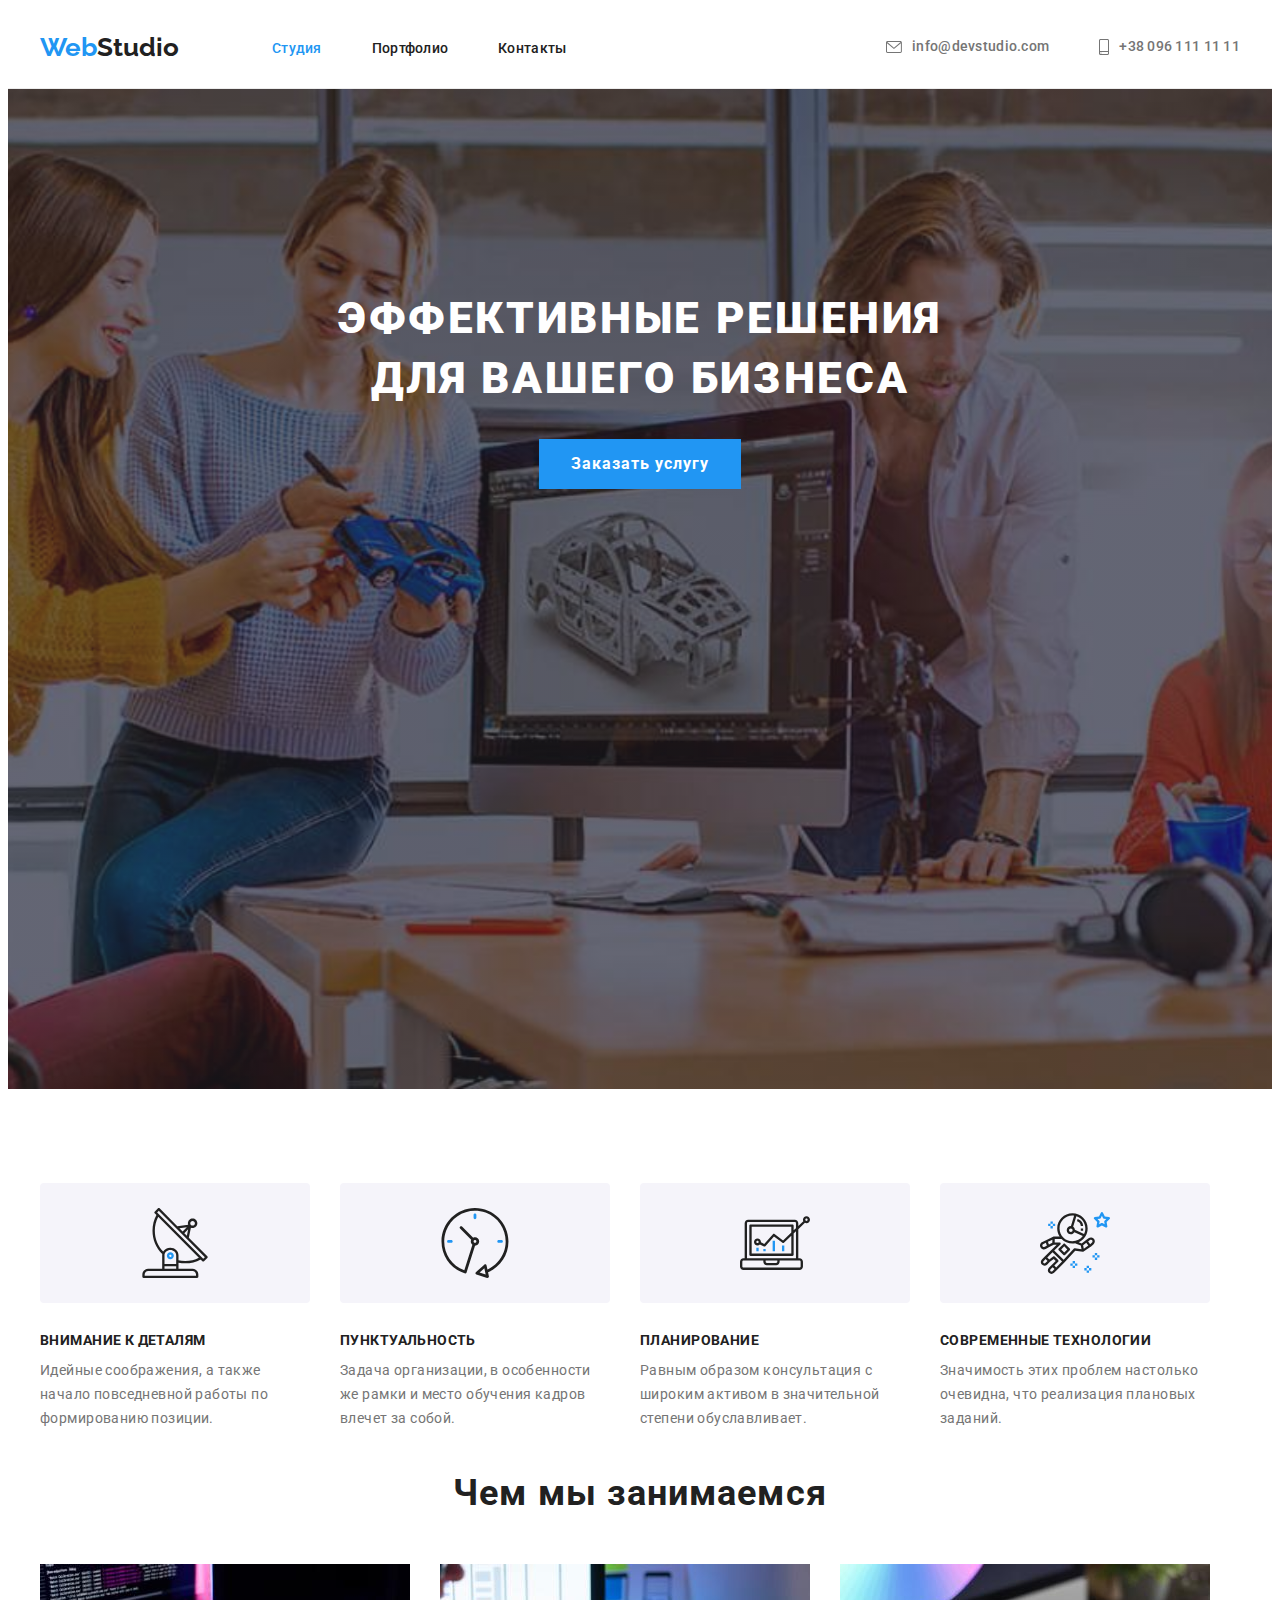
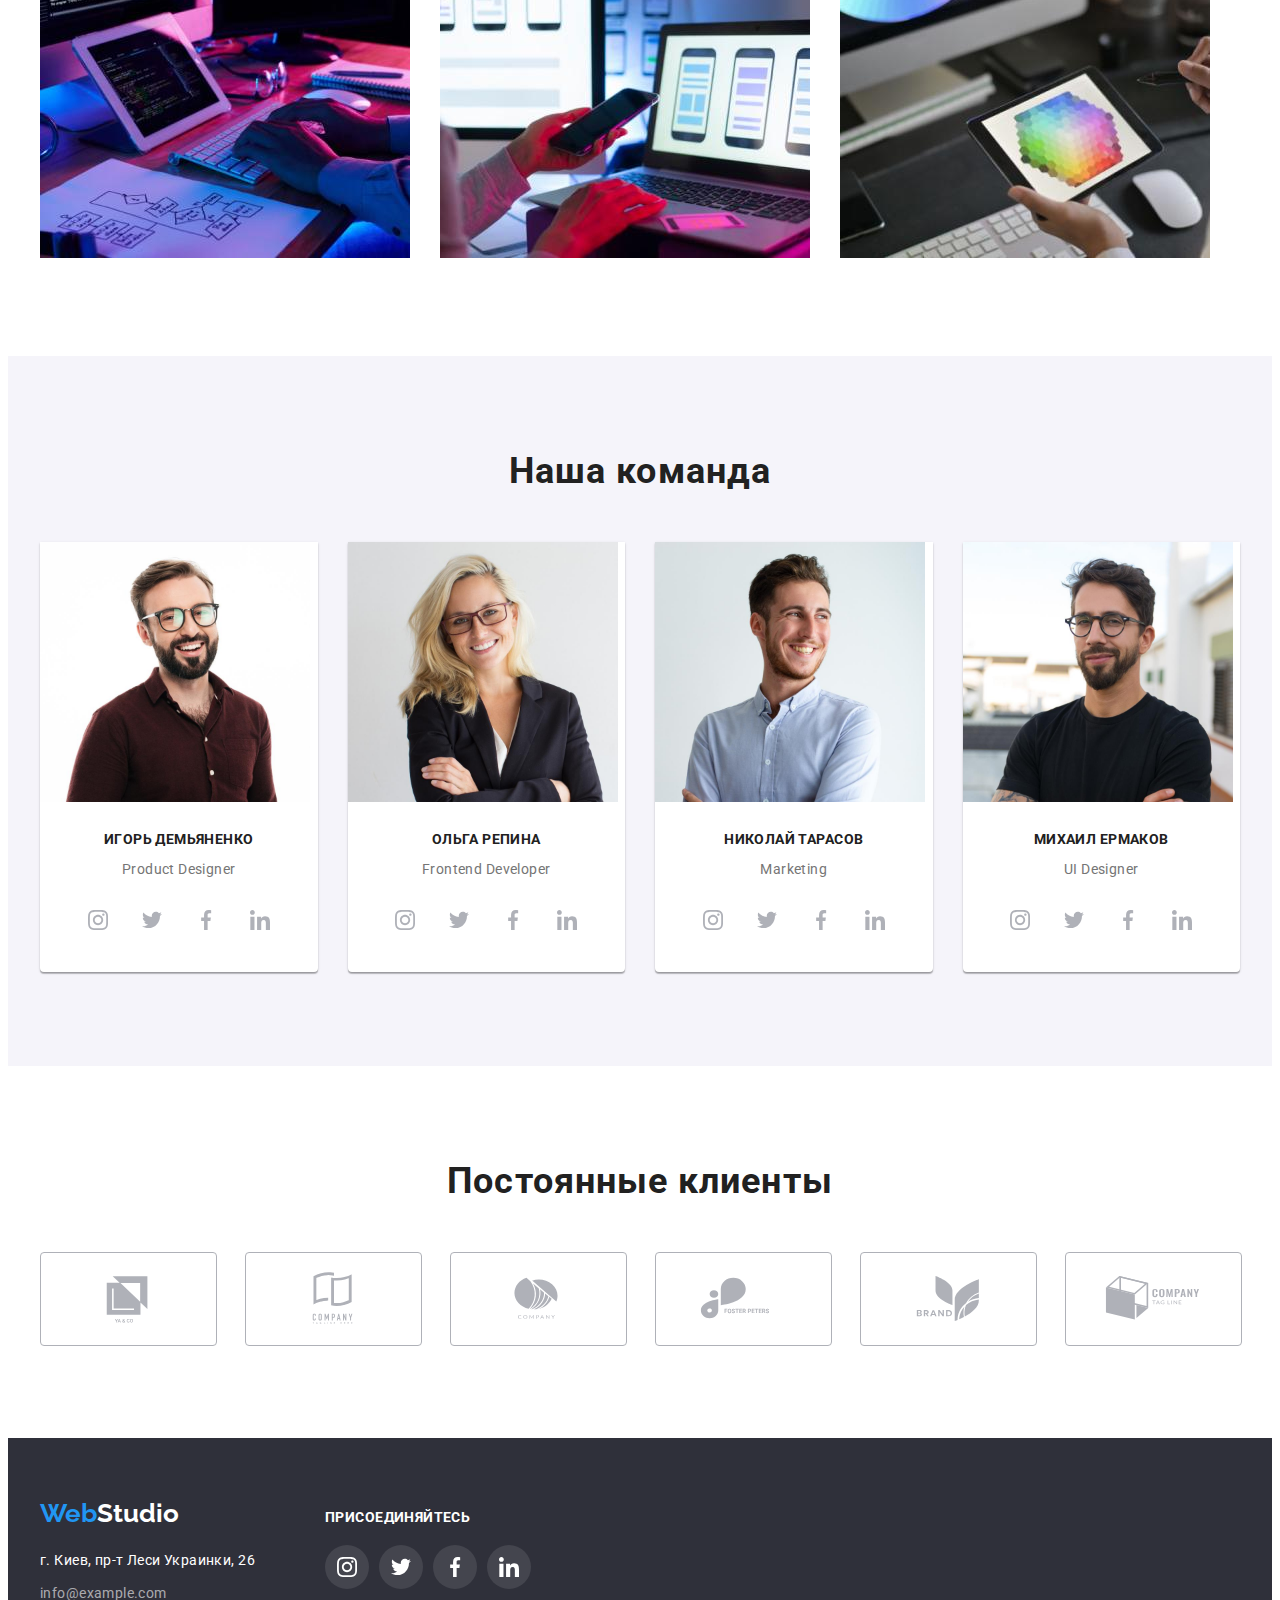
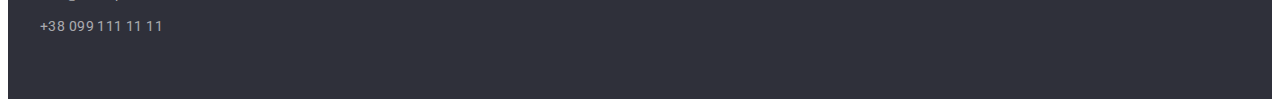
<file: index.html>
<!DOCTYPE html>
<html lang="ru">
<head>
    <link rel="stylesheet" href="https://cdnjs.cloudflare.com/ajax/libs/modern-normalize/1.1.0/modern-normalize.min.css"
        integrity="sha512-wpPYUAdjBVSE4KJnH1VR1HeZfpl1ub8YT/NKx4PuQ5NmX2tKuGu6U/JRp5y+Y8XG2tV+wKQpNHVUX03MfMFn9Q=="
        crossorigin="anonymous" referrerpolicy="no-referrer" />
    <meta charset="UTF-8">
    <meta http-equiv="X-UA-Compatible" content="IE=edge">
    <meta name="viewport" content="width=device-width, initial-scale=1.0">
    <title>webstudio</title>
    <link rel="preconnect" href="https://fonts.googleapis.com">
    <link rel="preconnect" href="https://fonts.gstatic.com" crossorigin>
    <link href="https://fonts.googleapis.com/css2?family=Raleway:wght@700&family=Roboto:wght@400;500;700;900&display=swap"
        rel="stylesheet">
    
    <link rel="stylesheet" href="./css/styles.css">
</head>
<body>
    <header class="header line-bottom">
        <div class="container header-container">
        <nav class="header-nav">
            <a class="header-logo link" href="./index.html"><span class="web">Web</span><span class="studio">Studio</span></a>
        <ul class="list menu-list"> 
            <li class="menu-item">
                <a class="menu-studio link current" href="./index.html">Студия</a></li>
            <li class="menu-item">
                <a class="menu-link link" href="./portfolio.html">Портфолио</a></li>
            <li class="menu-item">
                <a class="menu-link link" href="">Контакты</a></li>
         </ul>
        </nav>
        <ul class="header-link list">  
            <li class="link-item list"><a class="header-mail link" href="mailto:info@devstudio.com">
               <svg class="mail-icon"
               width="16" height="12">
               <use href="./img/sprite.svg#icon-envelope"></use></svg> info@devstudio.com</a></li>
            <li class="link-item list"><a class="header-tel link" href="tel:+380961111111">
               <svg class="tel-icon"
               width="10" height="16">
               <use href="./img/sprite.svg#icon-smartphone"></use></svg> +38 096 111 11 11</a></li>
        </ul>
        
        </div>
        </header>
    <main>
        <!--герой-->
        <section class="hero-section overlay">
                <h1 class="hero-title hero-title-section"> Эффективные решения для вашего бизнеса</h1>
                <button class="hero-btn" type="button">Заказать услугу</button>

        </section>
        <!--вним к дет-->
        <section class="section-a">
            <div class="container">
            
            <ul class="list advantages-list">
            

                <li class="advantages-item advantages-item-size">
                    <div class="advantages-rect">
                        <svg width="70" height="70">
                            <use href="./img/sprite.svg#icon-antenna"></use>
                        </svg>
                    </div>
                    <h3 class="title-third">Внимание к деталям</h3>
                    <p class="text" >Идейные соображения, а также начало повседневной работы по формированию позиции.</p>
                </li>
                <li class="advantages-item advantages-item-size">
                    <div class="advantages-rect">
                        <svg width="70" height="70">
                            <use href="./img/sprite.svg#icon-clock"></use>
                        </svg>
                    </div>
                    <h3 class="title-third">Пунктуальность</h3>
                    <p class="text">Задача организации, в особенности же рамки и место обучения кадров влечет за собой.</p>
                </li>
                <li class="advantages-item advantages-item-size">
                    <div class="advantages-rect">
                        <svg width="70" height="70">
                            <use href="./img/sprite.svg#icon-diagram"></use>
                        </svg>
                    </div>
                    <h3 class="title-third">Планирование</h3>
                    <p class="text">Равным образом консультация с широким активом в значительной степени обуславливает.</p>
                </li>
                <li class="advantages-item advantages-item-size"><div class="advantages-rect">
                    <svg width="70" height="70">
                        <use href="./img/sprite.svg#icon-astronaut"></use>
                    </svg>
                </div>

                    <h3 class="title-third">Современные технологии</h3>
                    <p class="text">Значимость этих проблем настолько очевидна, что реализация плановых заданий.</p>
                </li>
            </ul>
            </div>
        </section>
        <!--чем мы занимаемся-->
        <section class="section-b">
            
            
            <div class="container">
                <h2 class="title-second title-activity">Чем мы занимаемся</h2>
            <ul class="list activity-list">
                <li class="activity-item">
                    <img src="./img/img1.jpg"
                    alt="человек работает за компьютером и планшетом"
                    width="370" height="294">
                </li>
                <li class="activity-item">
                    <img src="./img/img2.jpg"
                   alt="человек работает за компьютером и телефоном"
                    width="370" height="294">
                </li>
                <li class="activity-item">
                    <img src="./img/img3.jpg"
                    alt="человек работает за планшетом"
                    width="370" height="294">
                </li>
            </div>
            </ul>
         </section>
         <section class="section-c">
            <div class="container">
             <h2 class="title-second team-title">Наша команда</h2>
             <ul class="list team-list">
                 <li class="team-item">
                     <img class="img-team" src="./img/team1.jpg"
                     alt="член команды Игорь"
                     width="270"
                     height="260">
                     <div class="team-item-description">
                     <h3 class="title-third">Игорь Демьяненко</h3>
                     <p class="text"lang="en">Product Designer</p>
                     
                    

                    <ul class="team-social list social-list">
                        <li class="social-item">
                            <a href="" class="social-link">
                                <svg 
                                    class="social-icon"
                                    width="20"
                                    height="20">
                                    <use
                                    href="./img/sprite.svg#icon-instagram">
                                    </use>
                                </svg>
                            </a>
                        </li>

                        <li class="social-item">
                            <a href="" class="social-link">
                                <svg class="social-icon" width="20" height="20">
                                    <use href="./img/sprite.svg#icon-twitter">
                                    </use>
                                </svg>
                            </a>
                        </li>

                        <li class="social-item">
                            <a href="" class="social-link">
                                <svg class="social-icon" width="20" height="20">
                                    <use href="./img/sprite.svg#icon-facebook">
                                    </use>
                                </svg>
                            </a>
                        </li>

                        <li class="social-item">
                            <a href="" class="social-link">
                                <svg class="social-icon" width="20" height="20">
                                    <use href="./img/sprite.svg#icon-linkedin">
                                    </use>
                                </svg>
                            </a>
                        </li>


                    </ul>
                  </div>
                </li>
                    <li class="team-item">
                        <img class="img-team" src="./img/team2.jpg"
                        alt="член команды Ольга"
                        width="270"
                        height="260">
                        <div class="team-item-description">
                        <h3 class="title-third">Ольга Репина</h3>
                        <p class="text"lang="en">Frontend Developer</p>
                        


                    <ul class="team-social list social-list">
                        <li class="social-item">
                            <a href="" class="social-link">
                                <svg class="social-icon" width="20" height="20">
                                    <use href="./img/sprite.svg#icon-instagram">
                                    </use>
                                </svg>
                            </a>
                        </li>
                    
                        <li class="social-item">
                            <a href="" class="social-link">
                                <svg class="social-icon" width="20" height="20">
                                    <use href="./img/sprite.svg#icon-twitter">
                                    </use>
                                </svg>
                            </a>
                        </li>
                    
                        <li class="social-item">
                            <a href="" class="social-link">
                                <svg class="social-icon" width="20" height="20">
                                    <use href="./img/sprite.svg#icon-facebook">
                                    </use>
                                </svg>
                            </a>
                        </li>
                    
                        <li class="social-item">
                            <a href="" class="social-link">
                                <svg class="social-icon" width="20" height="20">
                                    <use href="./img/sprite.svg#icon-linkedin">
                                    </use>
                                </svg>
                            </a>
                        </li>
                    
                    
                    </ul>
                    </div>
                    </li>



                    <li class="team-item">
                        <img class="img-team" src="./img/team3.jpg"
                        alt="член команды Николай"
                        width="270"
                        height="260">
                        <div class="team-item-description">
                        <h3 class="title-third">Николай Тарасов</h3>
                        <p class="text"lang="en">Marketing</p>
                        
                        <ul class="team-social list social-list">
                            <li class="social-item">
                                <a href="" class="social-link">
                                    <svg class="social-icon" width="20" height="20">
                                        <use href="./img/sprite.svg#icon-instagram">
                                        </use>
                                    </svg>
                                </a>
                            </li>
                        
                            <li class="social-item">
                                <a href="" class="social-link">
                                    <svg class="social-icon" width="20" height="20">
                                        <use href="./img/sprite.svg#icon-twitter">
                                        </use>
                                    </svg>
                                </a>
                            </li>
                        
                            <li class="social-item">
                                <a href="" class="social-link">
                                    <svg class="social-icon" width="20" height="20">
                                        <use href="./img/sprite.svg#icon-facebook">
                                        </use>
                                    </svg>
                                </a>
                            </li>
                        
                            <li class="social-item">
                                <a href="" class="social-link">
                                    <svg class="social-icon" width="20" height="20">
                                        <use href="./img/sprite.svg#icon-linkedin">
                                        </use>
                                    </svg>
                                </a>
                            </li>
                        
                        
                        </ul>
                        </div>
                        </li>

                    <li class="team-item">
                        <img class="img-team" src="./img/team4.jpg"
                        alt="член команды Михаил"
                        width="270"
                        height="260">
                        <div class="team-item-description">
                        <h3 class="title-third">Михаил Ермаков</h3>
                        <p class="text"lang="en">UI Designer</p>
                        
                        <ul class="team-social list social-list">
                        <li class="social-item">
                            <a href="" class="social-link">
                                <svg 
                                    class="social-icon"
                                    width="20"
                                    height="20">
                                    <use
                                    href="./img/sprite.svg#icon-instagram">
                                    </use>
                                </svg>
                            </a>
                        </li>

                        <li class="social-item">
                            <a href="" class="social-link">
                                <svg class="social-icon" width="20" height="20">
                                    <use href="./img/sprite.svg#icon-twitter">
                                    </use>
                                </svg>
                            </a>
                        </li>

                        <li class="social-item">
                            <a href="" class="social-link">
                                <svg class="social-icon" width="20" height="20">
                                    <use href="./img/sprite.svg#icon-facebook">
                                    </use>
                                </svg>
                            </a>
                        </li>

                        <li class="social-item">
                            <a href="" class="social-link">
                                <svg class="social-icon" width="20" height="20">
                                    <use href="./img/sprite.svg#icon-linkedin">
                                    </use>
                                </svg>
                            </a>
                        </li>


                    </ul>
                  </div>
                </li>
                </ul>
            </div>
             </section>
             <section class="section-a">
                 <div class="container">
                     <h2 class="title-second clients-title">Постоянные клиенты</h2>
                     <ul class="clients-list list">
                         <li class="client-item">
                             <a href="" class="client-link">
                                 <svg class="client-icon"
                                 width="106" height="60">
                                <use href="./img/sprite.svg#icon-logo-a"></use>
                            </svg>
                             </a>
                         </li>
                         
                        <li class="client-item">
                            <a href="" class="client-link">
                                <svg class="client-icon" width="106" height="60">
                                    <use href="./img/sprite.svg#icon-logo-b"></use>
                                </svg>
                            </a>
                        </li>

                        <li class="client-item">
                            <a href="" class="client-link">
                                <svg class="client-icon" width="106" height="60">
                                    <use href="./img/sprite.svg#icon-logo-c"></use>
                                </svg>
                            </a>
                        </li>

                        <li class="client-item">
                            <a href="" class="client-link">
                                <svg class="client-icon" width="106" height="60">
                                    <use href="./img/sprite.svg#icon-logo-d"></use>
                                </svg>
                            </a>
                        </li>

                        <li class="client-item">
                            <a href="" class="client-link">
                                <svg class="client-icon" width="106" height="60">
                                    <use href="./img/sprite.svg#icon-logo-e"></use>
                                </svg>
                            </a>
                        </li>

                        <li class="client-item">
                            <a href="" class="client-link">
                                <svg class="client-icon" width="106" height="60">
                                    <use href="./img/sprite.svg#icon-logo-f"></use>
                                </svg>
                            </a>
                        </li>
                     </ul>
                 </div>
             </section>
    </main>
    <footer class="footer section-d">
        <div class="container social-container">
            <div>
                <a class="header-logo link header-logo-footer" href="index.html"><span class="web">Web</span><span class="studio-footer">Studio</span></a>
                <address class="adress">
            
            
        <ul class="list">
            <li class="footer-list">
                <a class="adress-item link" href="https://goo.gl/maps/kq9auFb1nywUbXFQ6"
                target="_blank"
                rel="noopener noreferrer"
                >г. Киев, пр-т Леси Украинки, 26</a>
            </li>
            <li class="footer-list">
                <a class="footer-mail link" href="mailto:info@example.com">info@example.com</a>
            </li>
            <li class="footer-list-bottom">
                <a class="footer-tel link" href="tel:+380991111111">+38 099 111 11 11</a>
            </li>
        </ul>
        </address>
        </div>
        

        <div class="footer-join">
            <p class="join">присоединяйтесь</p>
            <ul class="social-list list">
                <li class="footer-social-item">
                    <a href="" class="footer-social-link">
                        <svg class="footer-social-icon" width="20" height="20">
                            <use href="./img/sprite.svg#icon-instagram"></use>
                        </svg>
                    </a>
                </li>

                <li class="footer-social-item">
                    <a href="" class="footer-social-link">
                        <svg class="footer-social-icon" width="20" height="20">
                            <use href="./img/sprite.svg#icon-twitter"></use>
                        </svg>
                    </a>
                </li>

                <li class="footer-social-item">
                    <a href="" class="footer-social-link">
                        <svg class="footer-social-icon" width="20" height="20">
                            <use href="./img/sprite.svg#icon-facebook"></use>
                        </svg>
                    </a>
                </li>

                <li class="footer-social-item">
                    <a href="" class="footer-social-link">
                        <svg class="footer-social-icon" width="20" height="20">
                            <use href="./img/sprite.svg#icon-linkedin"></use>
                        </svg>
                    </a>
                </li>    
            </ul>
        </div>

 </div>
    </footer>
</body>
</html>
</file>
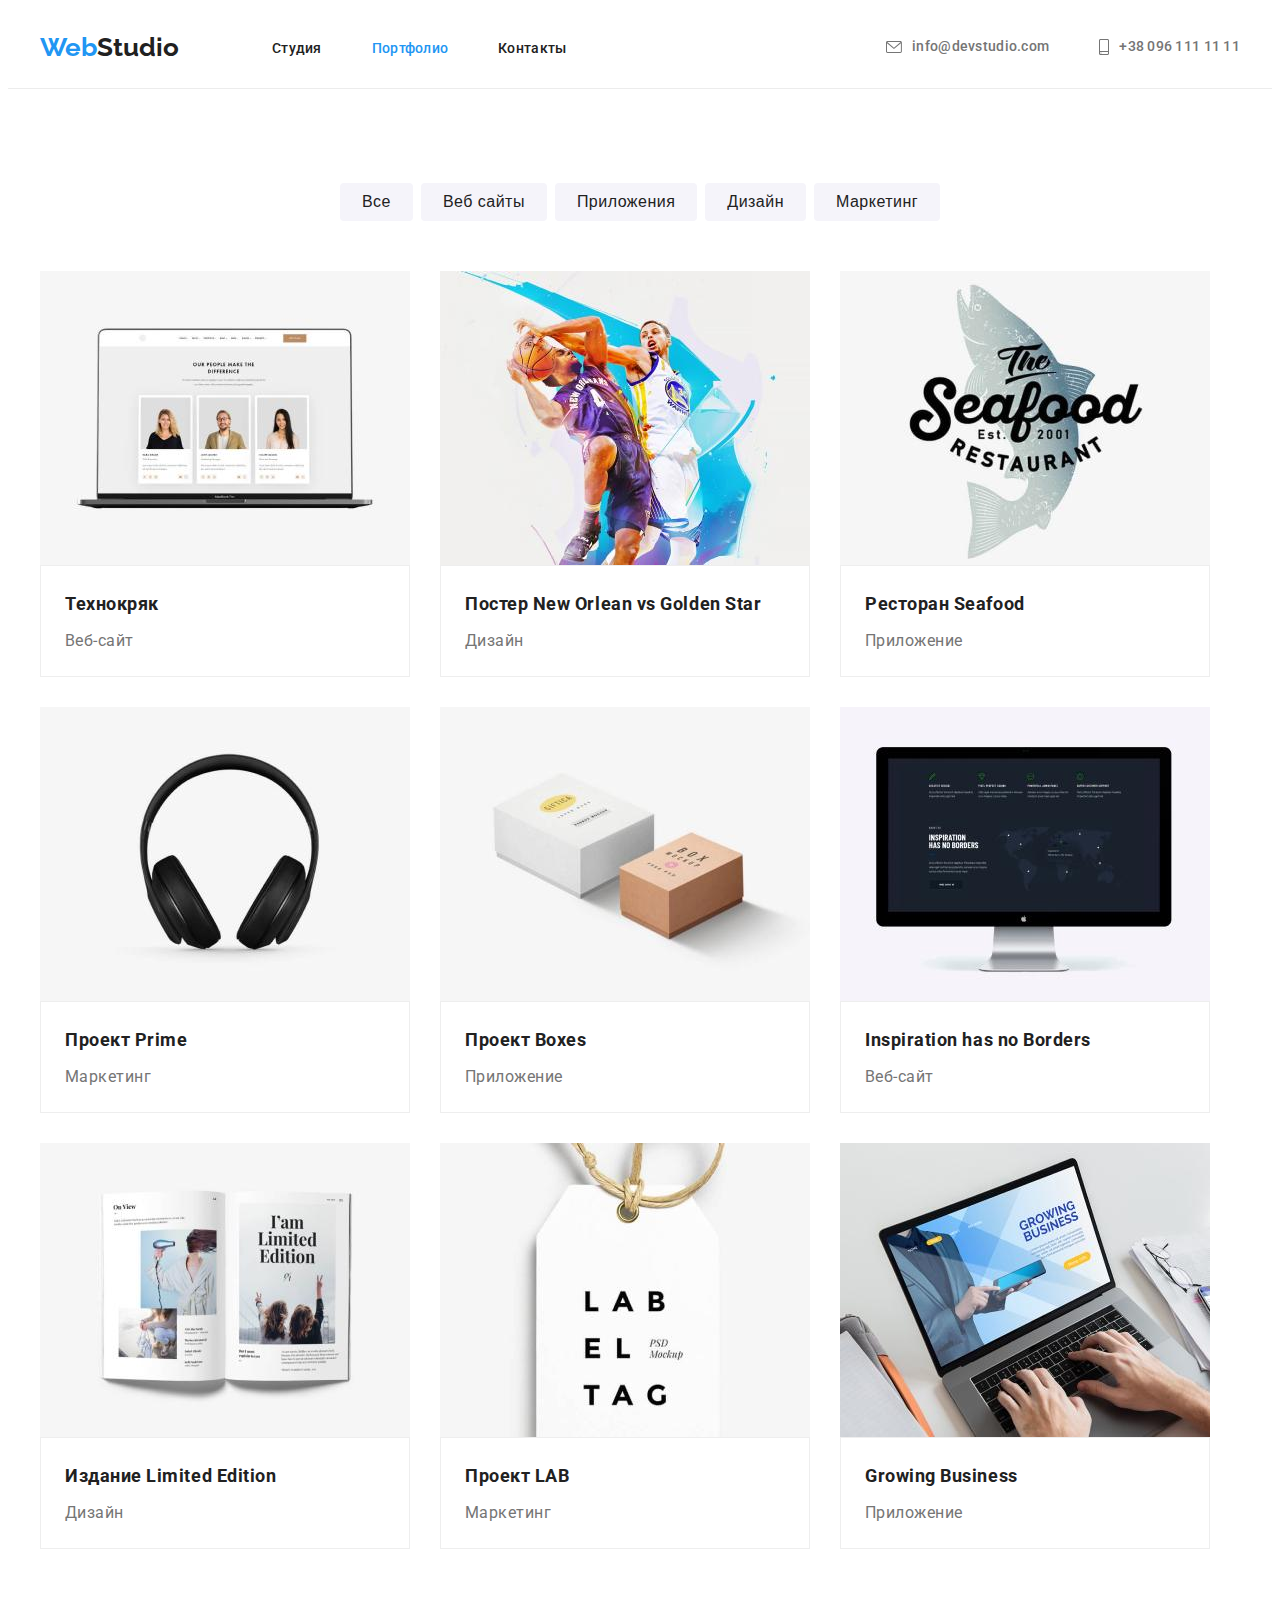
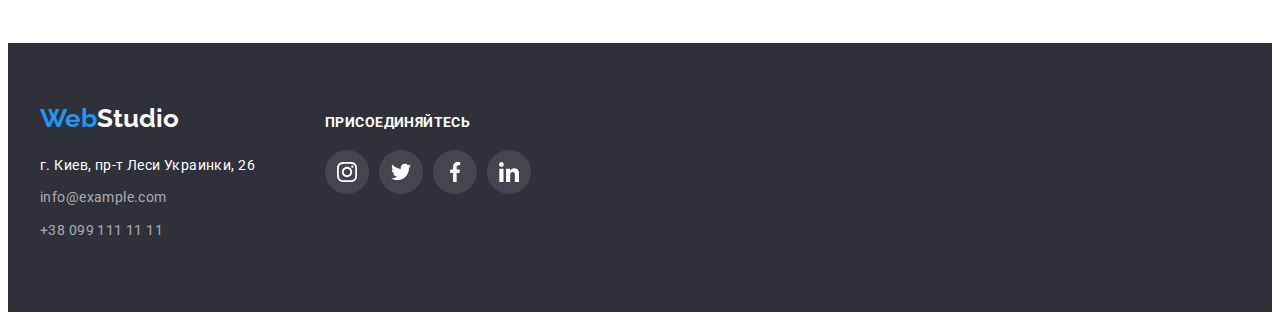
<file: portfolio.html>
<!DOCTYPE html>
<html lang="ru">

<head>
    <link rel="stylesheet" href="https://cdnjs.cloudflare.com/ajax/libs/modern-normalize/1.1.0/modern-normalize.min.css"
        integrity="sha512-wpPYUAdjBVSE4KJnH1VR1HeZfpl1ub8YT/NKx4PuQ5NmX2tKuGu6U/JRp5y+Y8XG2tV+wKQpNHVUX03MfMFn9Q=="
        crossorigin="anonymous" referrerpolicy="no-referrer" />
    <meta charset="UTF-8">
    <meta http-equiv="X-UA-Compatible" content="IE=edge">
    <meta name="viewport" content="width=device-width, initial-scale=1.0">
    <title>portfolio</title>
    <link rel="preconnect" href="https://fonts.googleapis.com">
    <link rel="preconnect" href="https://fonts.gstatic.com" crossorigin>
    <link
        href="https://fonts.googleapis.com/css2?family=Raleway:wght@700&family=Roboto:wght@400;500;700;900&display=swap"
        rel="stylesheet">

    <link rel="stylesheet" href="./css/styles.css">
</head>

<body>
    <header class="header line-bottom">
        <div class="container header-container">
        <nav class="header-nav">
            <a class="header-logo link" href="./index.html"><span class="web">Web</span><span
                    class="studio">Studio</span></a>
            <ul class="list menu-list">
                <li class="menu-item"><a class="menu-link link" href="./index.html">Студия</a></li>
                <li class="menu-item"><a class="menu-portfolio link current" href="./portfolio.html">Портфолио</a></li>
                <li class="menu-item"><a class="menu-link link" href="">Контакты</a></li>
            </ul>
        </nav>
        <ul class="header-link list">
            <li class="link-item list"><a class="header-mail link" href="mailto:info@devstudio.com">
                    <svg class="mail-icon" width="16" height="12">
                        <use href="./img/sprite.svg#icon-envelope"></use>
                    </svg> info@devstudio.com</a></li>
            <li class="link-item list"><a class="header-tel link" href="tel:+380961111111">
                    <svg class="tel-icon" width="10" height="16">
                        <use href="./img/sprite.svg#icon-smartphone"></use>
                    </svg> +38 096 111 11 11</a></li>
        </ul>
        </div>
    </header>
    <main>
        <section class="section-b">
        <div class="container">
        <ul class="list button-list">
        
            <li class="button-item">
                <button class="portfolio-btn" type="button">Все</button>
            </li>

            <li class="button-item">
                <button class="portfolio-btn" type="button">Веб сайты</button>
            </li>

            <li class="button-item">
                <button class="portfolio-btn" type="button">Приложения</button>
            </li>

            <li class="button-item">
                <button class="portfolio-btn"type="button">Дизайн</button>
            </li>

            <li>
                <button class="portfolio-btn" type="button">Маркетинг</button>
            </li>
        
        </ul>
        
    
        

        <ul class="list cards-list">
            <li class="cards-item">
                <a href="" class="card-link">
                <img class="img-card" src="./img/proj1.jpg" alt="Фото наших основных сотрудников"
                width="370"
                height="294">
                <div class="text-notice">
                    <h3 class="title-portfolio">Технокряк</h3>
                    <p class="text-portfolio">Веб-сайт</p>
                </div>
                </a>
            </li>

            <li class="cards-item">
                <a href="" class="card-link">
                <img class="img-card" src="./img/proj2.jpg" alt="Два мужчины играют в баскетбол"
                width="370"
                height="294">
                <div class="text-notice">
                    <h3 class="title-portfolio">Постер <span lang="en">New Orlean vs Golden Star</span></h3>
                    <p class="text-portfolio">Дизайн</p>
                </div>
                </a>
            
            </li>

            <li class="cards-item">
                <a href="" class="card-link">
                <img class="img-card" src="./img/proj3.jpg" alt="Эмблема ресторана"
                width="370"
                height="294">
                <div  class="text-notice">
                    <h3 class="title-portfolio">Ресторан <span lang="en">Seafood</span></h3>
                    <p class="text-portfolio">Приложение</p>
                </div>
                </a>
            </li>

            <li class="cards-item">
                <a href="" class="card-link">
                <img class="img-card" src="./img/proj4.jpg" alt="Наушники"
                width="370"
                height="294">
                <div class="text-notice">
                    <h3 class="title-portfolio">Проект <span lang="en">Prime</span></h3>
                    <p class="text-portfolio">Маркетинг</p>
                </div>
                </a>
            </li>

            <li class="cards-item">
                <a href="" class="card-link">
                <img class="img-card" src="./img/proj5.jpg" alt="Две коробки"
                width="370"
                height="294">
                <div class="text-notice">
                    <h3 class="title-portfolio">Проект <span lang="en">Boxes</span></h3>
                    <p class="text-portfolio">Приложение</p>
                </div>
                </a>
            </li>

            <li class="cards-item">
                <a href="" class="card-link">
                <img class="img-card" src="./img/proj6.jpg" alt="Монитор"
                width="370"
                height="294">
                <div class="text-notice">
                    <h3 class="title-portfolio" lang="en">Inspiration has no Borders</h3>
                    <p class="text-portfolio">Веб-сайт</p>
                </div>
                </a>
            </li>

            <li class="cards-item">
                <a href="" class="card-link">
                <img class="img-card" src="./img/proj7.jpg" alt="Раскрытая книга"
                width="370"
                height="294">
                <div class="text-notice">
                    <h3 class="title-portfolio">Издание <span lang="en">Limited Edition</span></h3>
                    <p class="text-portfolio">Дизайн</p>
                </div>
                </a>
            </li>

            <li class="cards-item">
                <a href="" class="card-link">
                <img class="img-card" src="./img/proj8.jpg" alt="Карточка проекта"
                width="370"
                height="294">
                <div class="text-notice">
                    <h3 class="title-portfolio">Проект <span lang="en">LAB</span></h3>
                    <p class="text-portfolio">Маркетинг</p>
                </div>
                </a>
            </li>

            <li class="cards-item">
                <a href="" class="card-link">
                <img class="img-card" src="./img/proj9.jpg" alt="Человек работает за ноутбуком"
                width="370"
                height="294">
                <div class="text-notice">
                    <h3 class="title-portfolio" lang="en">Growing Business</h3>
                    <p class="text-portfolio">Приложение</p>
                </div>
                </a>
            </li>
        
        </ul>
        </div>
        
        </section>

        
    </main>
    

    <footer class="footer section-d">
        <div class="container social-container">
        <div>
        <a class="header-logo link header-logo-footer" href="index.html"><span class="web">Web</span><span
                class="studio-footer">Studio</span></a>
        <address class="adress">
            <ul class="list">
                <li class="footer-list">
                    <a class="adress-item link" href="https://goo.gl/maps/kq9auFb1nywUbXFQ6" target="_blank"
                        rel="noopener noreferrer">г. Киев, пр-т Леси Украинки, 26</a>
                </li>
                <li class="footer-list">
                    <a class="footer-mail link" href="mailto:info@example.com">info@example.com</a>
                </li>
                <li class="footer-list">
                    <a class="footer-tel link" href="tel:+380991111111">+38 099 111 11 11</a>
                </li>
            </ul>
        </address>
        </div>

        <div class="footer-join">
            <p class="join">присоединяйтесь</p>
            <ul class="social-list list">
                <li class="footer-social-item">
                    <a href="" class="footer-social-link">
                        <svg class="footer-social-icon" width="20" height="20">
                            <use href="./img/sprite.svg#icon-instagram"></use>
                        </svg>
                    </a>
                </li>
        
                <li class="footer-social-item">
                    <a href="" class="footer-social-link">
                        <svg class="footer-social-icon" width="20" height="20">
                            <use href="./img/sprite.svg#icon-twitter"></use>
                        </svg>
                    </a>
                </li>
        
                <li class="footer-social-item">
                    <a href="" class="footer-social-link">
                        <svg class="footer-social-icon" width="20" height="20">
                            <use href="./img/sprite.svg#icon-facebook"></use>
                        </svg>
                    </a>
                </li>
        
                <li class="footer-social-item">
                    <a href="" class="footer-social-link">
                        <svg class="footer-social-icon" width="20" height="20">
                            <use href="./img/sprite.svg#icon-linkedin"></use>
                        </svg>
                    </a>
                </li>
            </ul>
        </div>
        </div>


    </footer>
</body>
</html>
</file>
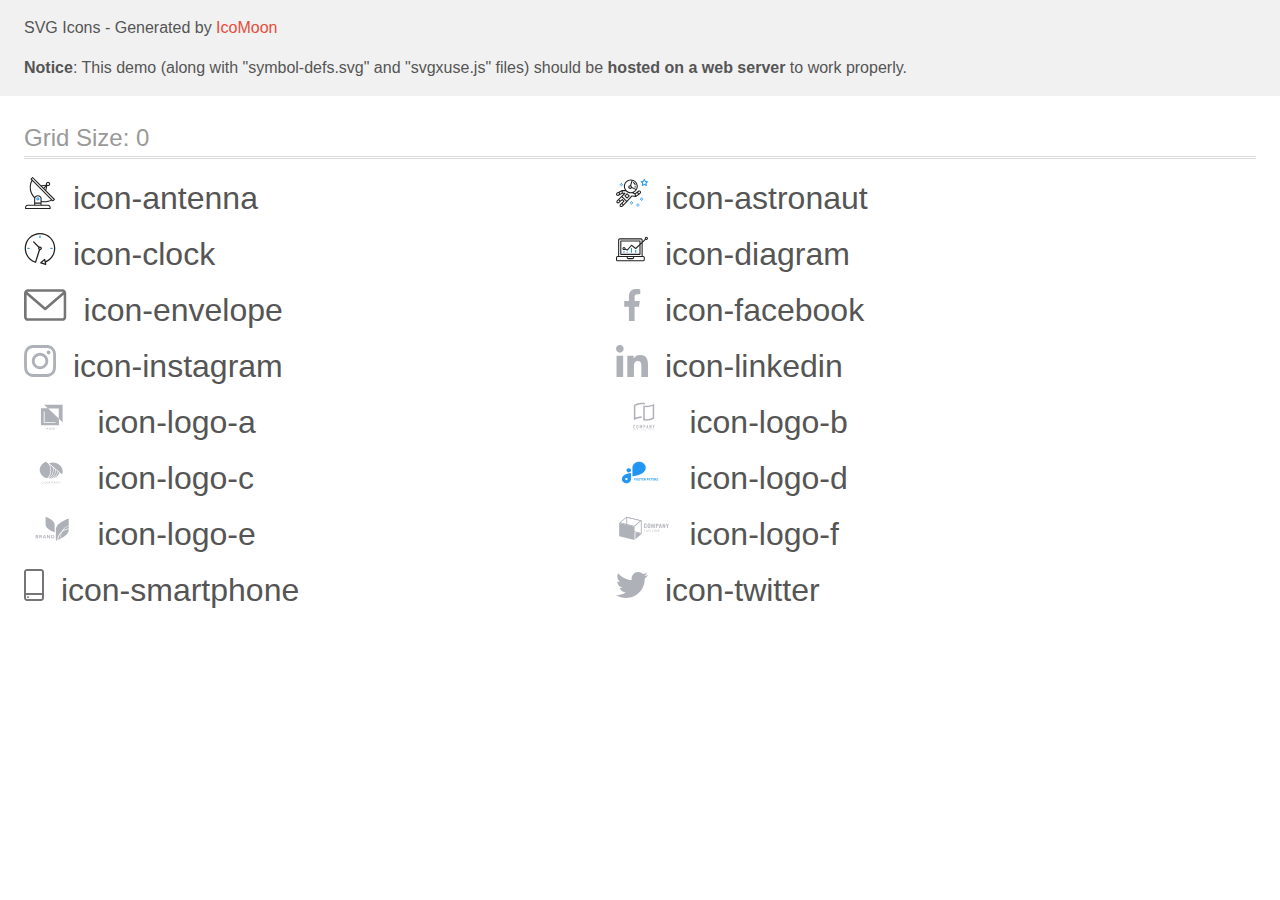
<file: img/icomoon/demo-external-svg.html>
<!doctype html>
<html>
<head>
    <title>IcoMoon - SVG Icons</title>
    <meta charset="utf-8">
    <meta name="viewport" content="width=device-width, initial-scale=1">
    <link rel="stylesheet" href="demo-files/demo.css">
    <link rel="stylesheet" href="style.css">
</head>
<body>
<header class="bgc1 clearfix">
<div class="mhl">
    <p>SVG Icons - Generated by <a href="https://icomoon.io/app">IcoMoon</a></p><p><strong>Notice</strong>: This demo (along with "symbol-defs.svg" and "svgxuse.js" files) should be <b>hosted on a web server</b> to work properly.</p>
</div>
</header>
    <div class="clearfix mhl ptl">
        <h1 class="mvm mtn fgc1">Grid Size: 0</h1>
        <div class="glyph fs1">
            <div class="clearfix pbs">
                <svg class="icon icon-antenna"><use xlink:href="symbol-defs.svg#icon-antenna"></use></svg><span class="name"> icon-antenna</span>
            </div>
        </div>
        <div class="glyph fs1">
            <div class="clearfix pbs">
                <svg class="icon icon-astronaut"><use xlink:href="symbol-defs.svg#icon-astronaut"></use></svg><span class="name"> icon-astronaut</span>
            </div>
        </div>
        <div class="glyph fs1">
            <div class="clearfix pbs">
                <svg class="icon icon-clock"><use xlink:href="symbol-defs.svg#icon-clock"></use></svg><span class="name"> icon-clock</span>
            </div>
        </div>
        <div class="glyph fs1">
            <div class="clearfix pbs">
                <svg class="icon icon-diagram"><use xlink:href="symbol-defs.svg#icon-diagram"></use></svg><span class="name"> icon-diagram</span>
            </div>
        </div>
        <div class="glyph fs1">
            <div class="clearfix pbs">
                <svg class="icon icon-envelope"><use xlink:href="symbol-defs.svg#icon-envelope"></use></svg><span class="name"> icon-envelope</span>
            </div>
        </div>
        <div class="glyph fs1">
            <div class="clearfix pbs">
                <svg class="icon icon-facebook"><use xlink:href="symbol-defs.svg#icon-facebook"></use></svg><span class="name"> icon-facebook</span>
            </div>
        </div>
        <div class="glyph fs1">
            <div class="clearfix pbs">
                <svg class="icon icon-instagram"><use xlink:href="symbol-defs.svg#icon-instagram"></use></svg><span class="name"> icon-instagram</span>
            </div>
        </div>
        <div class="glyph fs1">
            <div class="clearfix pbs">
                <svg class="icon icon-linkedin"><use xlink:href="symbol-defs.svg#icon-linkedin"></use></svg><span class="name"> icon-linkedin</span>
            </div>
        </div>
        <div class="glyph fs1">
            <div class="clearfix pbs">
                <svg class="icon icon-logo-a"><use xlink:href="symbol-defs.svg#icon-logo-a"></use></svg><span class="name"> icon-logo-a</span>
            </div>
        </div>
        <div class="glyph fs1">
            <div class="clearfix pbs">
                <svg class="icon icon-logo-b"><use xlink:href="symbol-defs.svg#icon-logo-b"></use></svg><span class="name"> icon-logo-b</span>
            </div>
        </div>
        <div class="glyph fs1">
            <div class="clearfix pbs">
                <svg class="icon icon-logo-c"><use xlink:href="symbol-defs.svg#icon-logo-c"></use></svg><span class="name"> icon-logo-c</span>
            </div>
        </div>
        <div class="glyph fs1">
            <div class="clearfix pbs">
                <svg class="icon icon-logo-d"><use xlink:href="symbol-defs.svg#icon-logo-d"></use></svg><span class="name"> icon-logo-d</span>
            </div>
        </div>
        <div class="glyph fs1">
            <div class="clearfix pbs">
                <svg class="icon icon-logo-e"><use xlink:href="symbol-defs.svg#icon-logo-e"></use></svg><span class="name"> icon-logo-e</span>
            </div>
        </div>
        <div class="glyph fs1">
            <div class="clearfix pbs">
                <svg class="icon icon-logo-f"><use xlink:href="symbol-defs.svg#icon-logo-f"></use></svg><span class="name"> icon-logo-f</span>
            </div>
        </div>
        <div class="glyph fs1">
            <div class="clearfix pbs">
                <svg class="icon icon-smartphone"><use xlink:href="symbol-defs.svg#icon-smartphone"></use></svg><span class="name"> icon-smartphone</span>
            </div>
        </div>
        <div class="glyph fs1">
            <div class="clearfix pbs">
                <svg class="icon icon-twitter"><use xlink:href="symbol-defs.svg#icon-twitter"></use></svg><span class="name"> icon-twitter</span>
            </div>
        </div>
  </div>
<script defer src="svgxuse.js"></script>
</body>
</html>
</file>
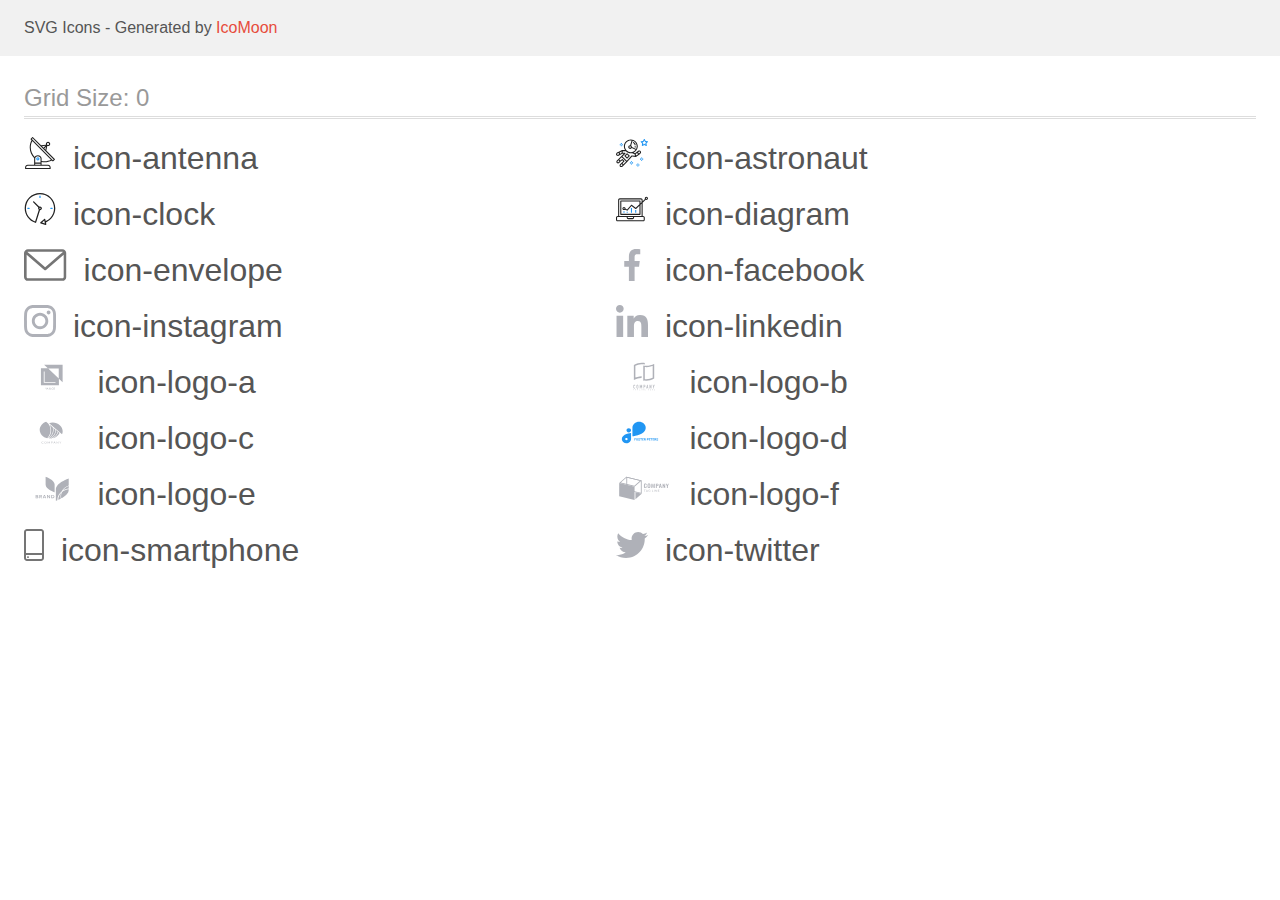
<file: img/icomoon/demo.html>
<!doctype html>
<html>
<head>
    <title>IcoMoon - SVG Icons</title>
    <meta charset="utf-8">
    <meta name="viewport" content="width=device-width, initial-scale=1">
    <link rel="stylesheet" href="demo-files/demo.css">
    <link rel="stylesheet" href="style.css">
</head>
<body>
<svg aria-hidden="true" style="position: absolute; width: 0; height: 0; overflow: hidden;" version="1.1" xmlns="http://www.w3.org/2000/svg" xmlns:xlink="http://www.w3.org/1999/xlink">
<defs>
<symbol id="icon-antenna" viewBox="0 0 32 32">
<path fill="#212121" style="fill: var(--color1, #212121)" d="M30.773 22.098l-8.443-8.505 0.937-4.616c0.225 0.090 0.485 0.144 0.758 0.146h0.007c0.008 0 0.017 0 0.026 0 1.192 0 2.159-0.967 2.159-2.159s-0.967-2.159-2.159-2.159c-1.192 0-2.159 0.967-2.159 2.159 0 0.259 0.046 0.508 0.13 0.739l-0.005-0.015-4.96 0.606-8.091-8.133c-0.096-0.098-0.229-0.159-0.376-0.16h-0c-0.14 0.001-0.274 0.057-0.373 0.155l-1.512 1.504c-0.096 0.097-0.156 0.23-0.156 0.377s0.060 0.281 0.156 0.377v0l0.814 0.825c-1.143 2.062-1.816 4.522-1.816 7.139 0 4.106 1.656 7.824 4.336 10.525l-0.001-0.001c0.043 0.041 0.092 0.074 0.146 0.097-0.032 0.164-0.051 0.353-0.052 0.546v6.188h-6.4c-1.472 0.001-2.666 1.194-2.667 2.666v1.067c0 0.295 0.239 0.534 0.534 0.534h24.534c0.294 0 0.533-0.239 0.533-0.534v-1.067c-0.002-1.472-1.195-2.665-2.666-2.666h-6.4v-2.742c1.003 0.21 2.024 0.317 3.049 0.32 2.58-0.003 5.005-0.663 7.117-1.822l-0.077 0.039 0.818 0.823c0.099 0.101 0.235 0.159 0.376 0.16 0.14-0.001 0.274-0.057 0.373-0.155l1.512-1.504c0.096-0.097 0.156-0.23 0.156-0.377s-0.060-0.281-0.156-0.377v0zM23.28 6.233c0.193-0.192 0.459-0.31 0.752-0.31 0.589 0 1.067 0.478 1.067 1.066s-0.477 1.066-1.067 1.066c-0 0-0 0-0 0h-0.004c-0.587-0.003-1.061-0.479-1.061-1.066 0-0.295 0.12-0.563 0.314-0.756l0-0h-0.002zM22.024 9.737l-0.598 2.946-1.175-1.183 1.774-1.763zM21.419 8.835l-1.92 1.909-1.486-1.493 3.406-0.416zM24.004 28.8c0.884 0 1.6 0.716 1.6 1.6v0 0.534h-23.466v-0.534c0-0.884 0.716-1.6 1.6-1.6v0h20.267zM16.538 26.666v1.067h-5.334v-1.067h5.334zM11.204 25.6v-4.053c0-1.294 1.196-2.346 2.667-2.346s2.667 1.053 2.667 2.346v4.053h-5.334zM17.604 23.904v-2.357c0-1.882-1.675-3.413-3.733-3.413-0.017-0-0.038-0-0.058-0-1.353 0-2.54 0.707-3.213 1.771l-0.009 0.016c-2.36-2.482-3.812-5.846-3.812-9.55 0-2.314 0.567-4.496 1.569-6.414l-0.036 0.077 18.602 18.709c-1.823 0.947-3.979 1.502-6.266 1.502-1.079 0-2.128-0.124-3.136-0.357l0.093 0.018zM28.893 23.22l-21.057-21.181 0.754-0.752 7.935 7.98c0.004 0 0.006 0.007 0.010 0.010l13.114 13.191-0.757 0.752z"></path>
<path fill="#2196f3" style="fill: var(--color2, #2196f3)" d="M13.876 20.267h-0.005c-0.001 0-0.002 0-0.002 0-0.884 0-1.6 0.716-1.6 1.6s0.715 1.599 1.597 1.6h0.005c0.001 0 0.001 0 0.002 0 0.884 0 1.6-0.716 1.6-1.6s-0.715-1.599-1.598-1.6h-0zM14.249 22.245c-0.096 0.096-0.229 0.155-0.376 0.155-0.295 0-0.534-0.239-0.534-0.534s0.238-0.533 0.532-0.533h0c0.293 0.001 0.531 0.239 0.531 0.533 0 0.148-0.060 0.282-0.157 0.378l-0 0h0.005z"></path>
</symbol>
<symbol id="icon-astronaut" viewBox="0 0 32 32">
<path fill="#2196f3" style="fill: var(--color2, #2196f3)" d="M31.974 4.524c-0.064-0.191-0.227-0.332-0.427-0.362l-0.003-0-1.911-0.278-0.855-1.731c-0.179-0.365-0.777-0.365-0.956 0l-0.855 1.731-1.911 0.278c-0.26 0.039-0.457 0.26-0.457 0.528 0 0.15 0.062 0.285 0.161 0.382l1.383 1.348-0.326 1.903c-0.034 0.2 0.048 0.402 0.212 0.522 0.166 0.12 0.383 0.135 0.562 0.040l1.709-0.899 1.709 0.899c0.072 0.038 0.157 0.061 0.247 0.061 0.295 0 0.534-0.239 0.534-0.534 0-0.031-0.003-0.062-0.008-0.092l0 0.003-0.326-1.903 1.383-1.348c0.099-0.097 0.161-0.233 0.161-0.382 0-0.059-0.009-0.115-0.027-0.168l0.001 0.004zM29.511 5.851c-0.126 0.122-0.183 0.299-0.153 0.472l0.191 1.114-1-0.526c-0.072-0.039-0.158-0.062-0.249-0.062s-0.177 0.023-0.252 0.063l0.003-0.001-1 0.526 0.191-1.114c0.005-0.027 0.008-0.059 0.008-0.091 0-0.149-0.061-0.285-0.16-0.381l-0-0-0.811-0.79 1.119-0.162c0.174-0.025 0.324-0.134 0.402-0.292l0.5-1.013 0.5 1.013c0.078 0.158 0.228 0.267 0.402 0.292l1.119 0.162-0.809 0.79zM26.134 20.522h-1.067v1.067h1.067v-1.067zM26.134 22.656h-1.067v1.066h1.067v-1.066zM27.2 21.589h-1.067v1.067h1.067v-1.067zM25.067 21.589h-1.067v1.067h1.067v-1.067zM22.4 26.389h-1.067v1.067h1.067v-1.067zM22.4 28.523h-1.067v1.067h1.067v-1.067zM23.467 27.456h-1.067v1.067h1.067v-1.067zM21.334 27.456h-1.067v1.067h1.067v-1.067zM16 24.256h-1.066v1.067h1.066v-1.067zM16 26.389h-1.066v1.067h1.066v-1.067zM17.067 25.322h-1.067v1.067h1.067v-1.067zM14.934 25.322h-1.067v1.067h1.067v-1.067zM5.867 6.122h-1.066v1.066h1.066v-1.066zM5.867 8.256h-1.066v1.066h1.066v-1.066zM6.933 7.189h-1.067v1.067h1.066v-1.067zM4.8 7.189h-1.067v1.067h1.067v-1.067z"></path>
<path fill="#212121" style="fill: var(--color1, #212121)" d="M24.715 14.16c-0.28-0.376-0.698-0.636-1.179-0.703l-0.009-0.001c-0.076-0.012-0.164-0.018-0.254-0.018-0.411 0-0.789 0.139-1.090 0.373l0.004-0.003-1.253 0.96-1.898 1.417-1.358-0.541c2.421-1.086 4.113-3.508 4.113-6.32 0-3.823-3.122-6.934-6.961-6.934s-6.961 3.11-6.961 6.934c0 1.386 0.415 2.674 1.12 3.759l-2.768-0.024c-0.009 0-0.016 0.005-0.023 0.005-0.057 0.003-0.11 0.014-0.159 0.033l0.004-0.001c-0.013 0.005-0.026 0.007-0.038 0.013-0.006 0.003-0.013 0.003-0.019 0.006l-3.233 1.596c-0 0-0.001 0-0.001 0.001l-1.893 0.91c-0.024 0.011-0.045 0.023-0.065 0.036l0.001-0.001c-0.482 0.324-0.795 0.867-0.795 1.483 0 0.297 0.073 0.577 0.201 0.823l-0.005-0.010c0.22 0.424 0.592 0.742 1.043 0.885l0.013 0.003c0.161 0.053 0.345 0.083 0.537 0.083 0.308 0 0.598-0.078 0.851-0.216l-0.009 0.005 1.388-0.738 2.264-1.169 1.357-0.008-5.442 5.415c0 0.001-0.001 0.001-0.001 0.001l-1.339 1.333c-0.303 0.299-0.491 0.714-0.491 1.173 0 0.002 0 0.003 0 0.005v-0c0.002 0.919 0.748 1.664 1.667 1.664 0.001 0 0.002 0 0.002 0h-0c0.428 0 0.854-0.162 1.18-0.485l1.314-1.309 1.741-1.3 0.901 0.897-3.102 3.088c-0.303 0.299-0.491 0.714-0.491 1.173 0 0.001 0 0.003 0 0.004v-0c0 0.445 0.174 0.864 0.49 1.179 0.302 0.3 0.717 0.485 1.176 0.485 0.001 0 0.002 0 0.003 0h-0c0.427 0 0.855-0.162 1.18-0.485l4.488-4.472c0.007-0.006 0.016-0.009 0.022-0.016l5.166-5.658 3.471 0.494c0.025 0.004 0.050 0.006 0.075 0.006 0.064 0 0.127-0.016 0.187-0.038 0.017-0.006 0.032-0.015 0.049-0.023 0.019-0.010 0.039-0.015 0.058-0.027l3.213-2.133c0.012-0.008 0.018-0.021 0.029-0.030 0.013-0.010 0.029-0.014 0.041-0.026l1.271-1.191c0.348-0.326 0.564-0.787 0.564-1.3 0-0.4-0.132-0.769-0.355-1.066l0.003 0.005zM2.13 17.77c-0.098 0.054-0.215 0.086-0.34 0.086-0.078 0-0.153-0.013-0.224-0.036l0.005 0.001c-0.294-0.093-0.504-0.364-0.504-0.683 0-0.235 0.114-0.444 0.289-0.575l0.002-0.001 1.314-0.632 0.316 0.924 0.133 0.389-0.992 0.527zM5.627 15.942l-1.548 0.8-0.255-0.746-0.184-0.537 2.027-1.001-0.040 1.484zM20.727 9.322c0 0.918-0.219 1.785-0.599 2.56l-4.181-1.899c-0.044-0.575-0.342-1.072-0.782-1.384l-0.006-0.004 1.464-4.861c2.377 0.757 4.104 2.975 4.104 5.588zM8.938 9.322c0-3.235 2.644-5.867 5.894-5.867 0.253 0 0.5 0.022 0.745 0.053l-1.432 4.753c-0.019 0-0.037-0.006-0.057-0.006-0 0-0.001 0-0.001 0-1.032 0-1.869 0.835-1.872 1.867v0c0.003 1.031 0.84 1.867 1.872 1.867 0 0 0 0 0.001 0h-0c0.695 0 1.295-0.383 1.618-0.944l3.863 1.755c-1.075 1.447-2.795 2.39-4.737 2.39-3.25 0-5.894-2.632-5.894-5.867zM14.895 10.122c0 0.441-0.362 0.8-0.806 0.8-0 0-0.001 0-0.001 0-0.443 0-0.802-0.358-0.804-0.8v-0c0-0.441 0.361-0.8 0.806-0.8s0.806 0.359 0.806 0.8zM2.464 25.146c-0.11 0.109-0.261 0.176-0.428 0.176s-0.317-0.067-0.427-0.175l0 0c-0.109-0.108-0.176-0.257-0.176-0.422s0.067-0.314 0.176-0.422l0-0 0.962-0.959 0.852 0.848-0.959 0.954zM5.678 28.88c-0.11 0.109-0.261 0.176-0.428 0.176s-0.317-0.067-0.427-0.175l0 0c-0.109-0.108-0.176-0.257-0.176-0.422s0.067-0.314 0.176-0.422l0-0 0.963-0.959 0.852 0.848-0.96 0.955zM9.16 25.411l-0.001 0.001-1.765 1.76-0.852-0.848 1.765-1.757c0.040-0.040 0.065-0.088 0.090-0.136 0.007-0.014 0.020-0.026 0.026-0.040 0.016-0.041 0.019-0.085 0.026-0.128 0.003-0.025 0.014-0.048 0.014-0.073 0-0.035-0.013-0.070-0.020-0.105-0.006-0.032-0.006-0.064-0.019-0.096-0.025-0.053-0.055-0.098-0.092-0.138l0 0c-0.010-0.012-0.014-0.026-0.025-0.038h-0.001s0-0.001-0.001-0.002l-1.607-1.6c-0.017-0.017-0.039-0.024-0.058-0.038-0.025-0.021-0.054-0.040-0.084-0.056l-0.003-0.001c-0.026-0.012-0.058-0.023-0.090-0.031l-0.003-0.001c-0.030-0.009-0.065-0.017-0.101-0.020l-0.002-0c-0.007-0-0.015-0-0.023-0-0.026 0-0.051 0.002-0.075 0.005l0.003-0c-0.036 0.005-0.069 0.009-0.104 0.021s-0.064 0.027-0.094 0.045c-0.020 0.011-0.043 0.015-0.061 0.029l-1.774 1.324-0.901-0.897 2.399-2.386 4.36 4.289-0.928 0.919zM15.979 18.394c-0.016-0.002-0.030 0.004-0.046 0.003-0.008-0-0.017-0.001-0.027-0.001-0.031 0-0.062 0.003-0.092 0.008l0.003-0c-0.070 0.011-0.132 0.035-0.187 0.070l0.002-0.001c-0.030 0.018-0.057 0.037-0.083 0.061-0.013 0.011-0.028 0.016-0.040 0.029l-4.698 5.146-4.328-4.256 2.833-2.818c0.096-0.097 0.156-0.23 0.156-0.377 0-0.295-0.239-0.534-0.534-0.534-0.001 0-0.001 0-0.002 0h0l-2.219 0.013 0.028-1.607 3.104 0.027c1.264 1.297 3.027 2.101 4.978 2.101 0.001 0 0.002 0 0.003 0h-0c0.438 0 0.864-0.046 1.28-0.122 0.040 0.032 0.080 0.064 0.129 0.085l2.41 0.96 0.152 0.758 0.178 0.886-3.003-0.427zM20.020 18.572l-0.313-1.558 1.446-1.080 0.946 1.257-2.080 1.381zM23.773 15.741l-0.837 0.785-0.931-1.236 0.831-0.637c0.155-0.119 0.351-0.168 0.543-0.143 0.193 0.027 0.364 0.128 0.48 0.284 0.088 0.117 0.141 0.265 0.141 0.426 0 0.206-0.087 0.391-0.226 0.521l-0 0z"></path>
<path fill="#212121" style="fill: var(--color1, #212121)" d="M13.602 18.544l-2.143-2.134c-0.096-0.096-0.229-0.155-0.376-0.155s-0.28 0.059-0.376 0.155l-2.143 2.133c-0.097 0.097-0.156 0.23-0.156 0.378s0.060 0.281 0.156 0.378l-0-0 2.142 2.134c0.096 0.096 0.229 0.156 0.376 0.156s0.28-0.059 0.376-0.156v0l2.143-2.134c0.097-0.097 0.157-0.23 0.157-0.378s-0.060-0.281-0.157-0.378l-0-0zM11.083 20.303l-1.387-1.381 1.386-1.381 1.387 1.381-1.387 1.381zM17.164 5.071l-0.258 1.036c0.071 0.018 1.738 0.452 1.738 2.149h1.067c0-2.017-1.666-2.965-2.547-3.184zM19.711 9.322h-1.067v1.066h1.067v-1.066z"></path>
</symbol>
<symbol id="icon-clock" viewBox="0 0 32 32">
<path fill="#212121" style="fill: var(--color1, #212121)" d="M31.296 15.301c-0.001-8.452-6.855-15.303-15.308-15.301s-15.303 6.855-15.301 15.308c0.002 6.788 4.422 12.543 10.541 14.545l0.108 0.031c0.061 0.019 0.123 0.029 0.187 0.029 0.12 0 0.238-0.032 0.342-0.094 0.135-0.080 0.236-0.207 0.283-0.357l3.865-12.25c1.054-0.004 1.906-0.859 1.906-1.913 0-1.056-0.856-1.913-1.913-1.913-0.303 0-0.59 0.071-0.845 0.196l0.011-0.005-5.106-5.107c-0.114-0.11-0.271-0.179-0.443-0.179-0.352 0-0.638 0.286-0.638 0.638 0 0.172 0.068 0.328 0.179 0.443l-0-0 5.103 5.109c-0.121 0.241-0.191 0.525-0.191 0.826 0 0.602 0.283 1.137 0.723 1.48l0.004 0.003-3.682 11.673c-7.278-2.681-11.004-10.754-8.324-18.032s10.754-11.004 18.032-8.323c7.278 2.681 11.004 10.754 8.323 18.032-1.345 3.581-4.003 6.406-7.374 7.938l-0.088 0.036-0.398-1.874c-0.063-0.291-0.318-0.506-0.624-0.506-0.164 0-0.313 0.062-0.426 0.163l0.001-0.001-3.837 3.426c-0.132 0.117-0.214 0.287-0.214 0.477 0 0.283 0.185 0.524 0.441 0.606l0.005 0.001 4.899 1.563c0.058 0.020 0.126 0.031 0.196 0.031 0.352 0 0.637-0.285 0.637-0.637 0-0.047-0.005-0.093-0.015-0.138l0.001 0.004-0.391-1.839c5.528-2.374 9.329-7.772 9.329-14.057 0-0.011 0-0.023-0-0.034v0.002zM15.992 14.664c0.352 0 0.638 0.286 0.638 0.638s-0.285 0.638-0.638 0.638v0c-0.352 0-0.638-0.286-0.638-0.638s0.286-0.638 0.638-0.638v0zM18.092 29.528l2.184-1.948 0.603 2.84-2.787-0.892z"></path>
<path fill="#2196f3" style="fill: var(--color2, #2196f3)" d="M15.354 3.185v1.275c0 0.352 0.286 0.638 0.638 0.638s0.638-0.285 0.638-0.638v0-1.275c0-0.352-0.285-0.638-0.638-0.638s-0.638 0.285-0.638 0.638v0zM3.876 14.664c-0.352 0-0.638 0.286-0.638 0.638s0.285 0.638 0.638 0.638h1.275c0.352 0 0.638-0.286 0.638-0.638s-0.285-0.638-0.638-0.638h-1.275zM28.108 15.939c0.352 0 0.638-0.286 0.638-0.638s-0.285-0.638-0.638-0.638h-1.275c-0.352 0-0.638 0.286-0.638 0.638s0.285 0.638 0.638 0.638h1.275z"></path>
</symbol>
<symbol id="icon-diagram" viewBox="0 0 32 32">
<path fill="#2196f3" style="fill: var(--color2, #2196f3)" d="M14.926 14.965h1.066v4.798h-1.066v-4.798zM19.19 17.097h1.066v2.665h-1.066v-2.665zM10.661 18.696h1.066v1.066h-1.066v-1.066zM7.463 18.163h1.066v1.599h-1.066v-1.599z"></path>
<path fill="#212121" style="fill: var(--color1, #212121)" d="M1.599 28.291h25.586c0 0 0 0 0 0 0.883 0 1.599-0.716 1.599-1.599v0-2.132c0-0.883-0.716-1.599-1.599-1.599v0h-0.533v-13.294l3.028-2.868c0.207 0.104 0.452 0.166 0.711 0.166 0.888 0 1.608-0.72 1.608-1.608s-0.72-1.608-1.608-1.608c-0.888 0-1.608 0.72-1.608 1.608 0 0.247 0.056 0.481 0.155 0.69l-0.004-0.010-2.281 2.162v-1.23c0-0.883-0.716-1.599-1.599-1.599v0h-21.323c-0.883 0-1.599 0.716-1.599 1.599v0 15.992h-0.533c-0.883 0-1.599 0.716-1.599 1.599v0 2.132c0 0.883 0.716 1.599 1.599 1.599v0zM30.384 4.837c0.294 0 0.533 0.239 0.533 0.533s-0.239 0.533-0.533 0.533v0c-0.294 0-0.533-0.239-0.533-0.533s0.239-0.533 0.533-0.533v0zM3.198 6.969c0-0.294 0.239-0.533 0.533-0.533h21.323c0.294 0 0.533 0.239 0.533 0.533v2.239l-1.066 1.013v-2.185c0-0.295-0.239-0.534-0.534-0.534h-19.189c-0.294 0-0.534 0.239-0.534 0.533v13.327c0 0.294 0.239 0.533 0.534 0.533h19.189c0.295 0 0.534-0.239 0.534-0.533v-9.675l1.066-1.010v12.283h-22.389v-15.991zM7.996 13.899c-0.001 0-0.003 0-0.005 0-0.883 0-1.599 0.716-1.599 1.599s0.716 1.599 1.599 1.599c0.432 0 0.824-0.172 1.112-0.45l-0 0 1.853 0.93c0.215 0.107 0.476 0.057 0.636-0.122l3.939-4.432 3.872 2.902c0.208 0.155 0.498 0.139 0.686-0.039l3.365-3.188v8.131h-18.123v-12.261h18.123v2.661l-3.771 3.572-3.904-2.927c-0.088-0.067-0.2-0.107-0.32-0.107-0.158 0-0.3 0.069-0.398 0.178l-0 0.001-3.993 4.493-1.493-0.746c0.011-0.064 0.017-0.128 0.020-0.193 0-0.883-0.716-1.599-1.599-1.599v0zM8.529 15.498c0 0.294-0.239 0.533-0.533 0.533s-0.533-0.239-0.533-0.533v0c0-0.294 0.239-0.533 0.533-0.533s0.533 0.239 0.533 0.533v0zM11.727 24.026h5.33v0.533c0 0.294-0.238 0.533-0.533 0.533h-4.265c-0.294 0-0.533-0.239-0.533-0.533v0-0.533zM1.067 24.56c0-0.294 0.238-0.533 0.533-0.533h9.062v0.533c0 0.883 0.716 1.599 1.599 1.599v0h4.265c0.883 0 1.599-0.716 1.599-1.599v0-0.533h9.062c0.294 0 0.533 0.239 0.533 0.533v2.132c0 0.294-0.239 0.533-0.533 0.533h-25.586c-0 0-0 0-0 0-0.294 0-0.533-0.239-0.533-0.533 0 0 0 0 0 0v0-2.132z"></path>
</symbol>
<symbol id="icon-envelope" viewBox="0 0 43 32">
<path fill="#757575" style="fill: var(--color3, #757575)" d="M38.667 0h-34.667c-2.205 0-4 1.795-4 4v24c0 2.205 1.795 4 4 4h34.667c2.205 0 4-1.795 4-4v-24c0-2.205-1.795-4-4-4zM38.667 2.667c0.181 0 0.355 0.037 0.512 0.104l-17.845 15.467-17.845-15.467c0.151-0.065 0.327-0.104 0.512-0.104h34.667zM38.667 29.333h-34.667c-0.736 0-1.333-0.597-1.333-1.333v0-22.413l17.792 15.421c0.233 0.203 0.539 0.327 0.875 0.327s0.642-0.124 0.876-0.328l-0.002 0.001 17.792-15.421v22.413c0 0.736-0.597 1.333-1.333 1.333v0z"></path>
</symbol>
<symbol id="icon-facebook" viewBox="0 0 32 32">
<path fill="#afb1b8" style="fill: var(--color4, #afb1b8)" d="M21.328 5.312h2.923v-5.088c-1.232-0.143-2.66-0.224-4.108-0.224-0.052 0-0.104 0-0.156 0l0.008-0c-4.213 0-7.099 2.65-7.099 7.52v4.48h-4.646v5.688h4.646v14.312h5.699v-14.31h4.459l0.707-5.688h-5.168v-3.922c0-1.643 0.443-2.768 2.734-2.768z"></path>
</symbol>
<symbol id="icon-instagram" viewBox="0 0 32 32">
<path fill="#afb1b8" style="fill: var(--color4, #afb1b8)" d="M31.968 9.408c-0.074-1.701-0.349-2.869-0.742-3.882-0.424-1.111-1.054-2.059-1.85-2.837l-0.001-0.001c-0.78-0.792-1.724-1.419-2.778-1.827l-0.054-0.018c-1.019-0.394-2.181-0.667-3.882-0.742-1.712-0.082-2.256-0.101-6.602-0.101-4.344 0-4.888 0.019-6.595 0.094-1.699 0.074-2.869 0.349-3.88 0.742-1.112 0.424-2.060 1.054-2.839 1.85l-0.001 0.001c-0.791 0.78-1.418 1.724-1.825 2.778l-0.018 0.054c-0.395 1.019-0.669 2.181-0.744 3.882-0.082 1.712-0.101 2.256-0.101 6.602 0 4.344 0.019 4.888 0.094 6.595 0.075 1.701 0.35 2.869 0.744 3.882 0.426 1.11 1.055 2.057 1.849 2.837l0.001 0.001c0.8 0.813 1.77 1.443 2.832 1.843 1.019 0.395 2.182 0.67 3.882 0.744 1.707 0.075 2.251 0.094 6.595 0.094 4.346 0 4.89-0.019 6.595-0.094 1.701-0.074 2.869-0.349 3.882-0.742 2.157-0.85 3.833-2.526 4.664-4.628l0.019-0.055c0.394-1.019 0.669-2.182 0.744-3.882 0.075-1.707 0.093-2.251 0.093-6.595s-0.006-4.888-0.080-6.595zM29.088 22.474c-0.070 1.563-0.333 2.406-0.55 2.97-0.552 1.399-1.64 2.486-3.004 3.024l-0.036 0.012c-0.56 0.219-1.411 0.482-2.968 0.55-1.688 0.075-2.194 0.094-6.464 0.094-4.269 0-4.782-0.019-6.464-0.094-1.563-0.069-2.406-0.331-2.97-0.55-0.721-0.269-1.334-0.676-1.836-1.192l-0.001-0.001c-0.517-0.503-0.924-1.117-1.184-1.803l-0.011-0.034c-0.218-0.563-0.48-1.413-0.549-2.97-0.075-1.688-0.094-2.195-0.094-6.464 0-4.27 0.019-4.784 0.094-6.464 0.069-1.563 0.331-2.406 0.549-2.97 0.269-0.722 0.678-1.337 1.198-1.837l0.002-0.002c0.504-0.517 1.119-0.923 1.806-1.182l0.034-0.011c0.56-0.219 1.411-0.48 2.968-0.55 1.688-0.074 2.195-0.093 6.464-0.093 4.275 0 4.782 0.019 6.464 0.093 1.563 0.069 2.406 0.331 2.97 0.55 0.693 0.256 1.325 0.662 1.837 1.194 0.531 0.52 0.938 1.144 1.195 1.84 0.218 0.56 0.48 1.411 0.549 2.968 0.075 1.688 0.094 2.194 0.094 6.464 0 4.269-0.019 4.768-0.094 6.458z"></path>
<path fill="#afb1b8" style="fill: var(--color4, #afb1b8)" d="M16.059 7.782c-4.539 0.002-8.218 3.682-8.219 8.221v0c0 0 0 0.001 0 0.002 0 4.541 3.681 8.222 8.222 8.222s8.222-3.681 8.222-8.222c0-4.541-3.681-8.222-8.222-8.222-0.001 0-0.001 0-0.002 0h0zM16.059 21.334c-2.945-0-5.332-2.388-5.332-5.333s2.388-5.333 5.333-5.333c0 0 0.001 0 0.001 0h-0c2.946 0 5.334 2.388 5.334 5.334s-2.388 5.334-5.334 5.334v0zM26.525 7.458c0 1.060-0.86 1.92-1.92 1.92s-1.92-0.86-1.92-1.92v0c0-1.060 0.86-1.92 1.92-1.92s1.92 0.86 1.92 1.92v0z"></path>
</symbol>
<symbol id="icon-linkedin" viewBox="0 0 32 32">
<path fill="#afb1b8" style="fill: var(--color4, #afb1b8)" d="M31.992 32h0.008v-11.738c0-5.741-1.237-10.163-7.947-10.163-3.227 0-5.392 1.77-6.277 3.45h-0.093v-2.914h-6.365v21.363h6.627v-10.578c0-2.786 0.528-5.48 3.978-5.48 3.398 0 3.448 3.179 3.448 5.658v10.402h6.621zM0.528 10.635h6.635v21.365h-6.635v-21.365zM3.843 0c-2.123 0-3.843 1.721-3.843 3.843v0c0 2.12 1.722 3.878 3.843 3.878 2.12 0 3.842-1.757 3.842-3.878s-1.72-3.841-3.841-3.843h-0z"></path>
</symbol>
<symbol id="icon-logo-a" viewBox="0 0 57 32">
<path fill="#afb1b8" style="fill: var(--color4, #afb1b8)" d="M20.267 3.733l3.738 3.538-6.938-0.004v17.167h18.133v-6.564l3.733 3.534v-17.671h-18.667zM35.036 17.455l-10.597-10.032h10.597v10.032zM31.746 21.923h-11.81v-11.545h0.835v10.763h10.975v0.781zM22.725 26.72l-0.436 0.899-0.436-0.899h-0.366l0.637 1.198v0.698h0.331v-0.698l0.635-1.198h-0.364zM23.274 28.616l0.154-0.442h0.734l0.155 0.442h0.344l-0.717-1.896h-0.296l-0.716 1.896h0.342zM23.794 27.123l0.275 0.786h-0.549l0.275-0.787zM25.531 27.863c-0.045 0.067-0.071 0.149-0.071 0.238 0 0.001 0 0.002 0 0.003v-0c0 0.16 0.056 0.29 0.168 0.389s0.263 0.149 0.45 0.149c0.188 0 0.349-0.051 0.485-0.153l0.107 0.126h0.367l-0.278-0.33c0.109-0.149 0.164-0.341 0.164-0.574h-0.275c0 0.128-0.027 0.244-0.079 0.348l-0.366-0.432 0.129-0.094c0.078-0.053 0.144-0.119 0.195-0.195l0.002-0.003c0.038-0.061 0.060-0.136 0.060-0.216 0-0.001 0-0.002 0-0.003v0c0-0.002 0-0.005 0-0.007 0-0.117-0.051-0.221-0.132-0.293l-0-0c-0.084-0.076-0.197-0.123-0.32-0.123-0.007 0-0.013 0-0.020 0l0.001-0c-0.153 0-0.274 0.044-0.364 0.13s-0.135 0.203-0.135 0.352c0 0.061 0.014 0.123 0.043 0.189 0.030 0.065 0.082 0.144 0.155 0.237-0.14 0.101-0.235 0.188-0.282 0.261zM26.387 28.283c-0.081 0.066-0.185 0.106-0.299 0.107h-0c-0.005 0-0.010 0-0.015 0-0.082 0-0.156-0.031-0.212-0.083l0 0c-0.052-0.052-0.085-0.123-0.085-0.203 0-0.004 0-0.007 0-0.011l-0 0.001c0-0.101 0.052-0.192 0.156-0.271l0.041-0.029 0.414 0.489zM26.047 27.443c-0.090-0.11-0.134-0.202-0.134-0.275 0-0.063 0.019-0.116 0.055-0.157 0.034-0.039 0.084-0.063 0.139-0.063 0.003 0 0.005 0 0.008 0h-0c0.002-0 0.004-0 0.007-0 0.052 0 0.1 0.020 0.135 0.054l-0-0c0.037 0.035 0.056 0.077 0.056 0.126 0 0.002 0 0.005 0 0.007 0 0.071-0.031 0.134-0.080 0.177l-0 0-0.041 0.032-0.145 0.099zM29.133 28.473c0.13-0.114 0.205-0.272 0.224-0.474h-0.328c-0.018 0.135-0.059 0.232-0.124 0.29s-0.163 0.087-0.292 0.087c-0.141 0-0.249-0.054-0.323-0.162s-0.11-0.264-0.11-0.469v-0.167c0.002-0.203 0.041-0.355 0.117-0.46 0.077-0.105 0.188-0.157 0.331-0.157 0.123 0 0.217 0.030 0.28 0.091s0.104 0.158 0.12 0.294h0.328c-0.021-0.207-0.095-0.368-0.222-0.482s-0.296-0.171-0.506-0.171c-0.155 0-0.292 0.037-0.411 0.111-0.119 0.076-0.213 0.183-0.27 0.31l-0.002 0.005c-0.060 0.133-0.096 0.288-0.096 0.451 0 0.008 0 0.016 0 0.023l-0-0.001v0.177c0.003 0.174 0.035 0.327 0.098 0.46s0.151 0.234 0.266 0.306c0.116 0.071 0.249 0.107 0.4 0.107 0.216 0 0.389-0.056 0.519-0.169zM31.069 28.207c0.064-0.141 0.097-0.304 0.097-0.49v-0.105c0-0.006 0-0.013 0-0.020 0-0.169-0.036-0.329-0.102-0.473l0.003 0.007c-0.060-0.134-0.156-0.243-0.274-0.318l-0.003-0.002c-0.119-0.075-0.256-0.112-0.411-0.112s-0.291 0.037-0.411 0.113c-0.119 0.075-0.211 0.182-0.277 0.324-0.062 0.137-0.098 0.297-0.098 0.466 0 0.008 0 0.016 0 0.025l-0-0.001v0.107c0.001 0.181 0.034 0.341 0.099 0.48 0.066 0.139 0.159 0.246 0.279 0.322 0.121 0.075 0.258 0.112 0.411 0.112 0.156 0 0.293-0.037 0.412-0.112 0.119-0.076 0.212-0.183 0.276-0.323zM30.716 27.135c0.080 0.112 0.119 0.274 0.119 0.484v0.099c0 0.213-0.039 0.376-0.118 0.487-0.078 0.111-0.19 0.167-0.336 0.167-0.004 0-0.009 0-0.014 0-0.134 0-0.253-0.067-0.324-0.17l-0.001-0.001c-0.081-0.114-0.121-0.275-0.121-0.483v-0.109c0.002-0.204 0.043-0.362 0.122-0.473 0.071-0.102 0.188-0.168 0.321-0.168 0.005 0 0.010 0 0.014 0l-0.001-0c0.146 0 0.259 0.056 0.338 0.168z"></path>
</symbol>
<symbol id="icon-logo-b" viewBox="0 0 57 32">
<path fill="#afb1b8" style="fill: var(--color4, #afb1b8)" d="M26.727 3.165h-0.073c-0.112-0.007-0.224-0.010-0.336-0.012h-0.243c-0.212 0-0.428 0.005-0.642 0.016-0.007-0.001-0.016-0.001-0.024-0.001s-0.017 0-0.025 0.001l0.001-0c-2.059 0.12-3.971 0.635-5.699 1.47l0.090-0.039-0.23 0.111v11.809l0.54-0.183c0.474-0.163 0.978-0.309 1.5-0.445 1.29-0.345 2.775-0.553 4.305-0.573l0.012-0v1.551c-0.193 0.001-0.38 0.006-0.568 0.016h-0.045c-1.212 0.068-2.348 0.25-3.442 0.537l0.12-0.027c-1.503 0.382-2.82 0.91-4.044 1.586l0.087-0.044v-15.145c1.195-0.711 2.578-1.29 4.042-1.665l0.11-0.024c1.173-0.315 2.52-0.499 3.909-0.505h0.231c0.273 0.007 0.539 0.019 0.788 0.038 0.658 0.046 1.31 0.15 1.949 0.311v1.527c-0.544-0.133-1.189-0.234-1.849-0.282l-0.039-0.002-0.039-0.003c-0.132-0.011-0.263-0.022-0.386-0.022zM29.415 4.726c0.339 0.026 0.69 0.038 1.044 0.038 1.464-0.006 2.881-0.198 4.231-0.554l-0.117 0.026c1.502-0.383 2.819-0.912 4.043-1.587l-0.087 0.044v14.875c-1.195 0.71-2.578 1.289-4.042 1.665l-0.11 0.024c-1.173 0.314-2.52 0.498-3.91 0.503h-0.004c-0.029 0-0.062 0-0.096 0-1.020 0-2.010-0.128-2.955-0.368l0.083 0.018v-14.972c0.229 0.053 0.466 0.102 0.706 0.142 0.394 0.067 0.81 0.115 1.214 0.145zM36.985 4.842l-0.54 0.181c-0.496 0.167-0.997 0.316-1.5 0.449-1.344 0.36-2.888 0.569-4.48 0.575h-0.004c-0.352 0-0.676-0.010-0.989-0.030l-0.43-0.028v12.148l0.37 0.032c0.342 0.030 0.696 0.045 1.052 0.045 1.257-0.006 2.473-0.172 3.631-0.48l-0.1 0.023c1.059-0.269 1.977-0.608 2.848-1.031l-0.088 0.039 0.23-0.111v-11.812z"></path>
<path fill="#afb1b8" style="fill: var(--color4, #afb1b8)" d="M19.060 24.113c-0.145-0.15-0.348-0.243-0.572-0.243-0.010 0-0.020 0-0.030 0.001l0.001-0c-0.004-0-0.008-0-0.012-0-0.121 0-0.236 0.024-0.34 0.067l0.006-0.002c-0.205 0.082-0.364 0.243-0.442 0.444l-0.002 0.005c-0.043 0.107-0.063 0.22-0.062 0.335v2.023c-0.005 0.142 0.022 0.284 0.079 0.415 0.048 0.104 0.117 0.196 0.203 0.271 0.081 0.068 0.175 0.117 0.277 0.144 0.099 0.027 0.201 0.042 0.302 0.042 0.113 0.001 0.224-0.023 0.326-0.070 0.304-0.135 0.512-0.434 0.512-0.781v-0.226h-0.53v0.18c0 0.004 0 0.008 0 0.012 0 0.060-0.011 0.118-0.032 0.171l0.001-0.003c-0.018 0.045-0.044 0.083-0.077 0.114l-0 0c-0.061 0.047-0.137 0.076-0.221 0.077h-0c-0.009 0.001-0.020 0.002-0.031 0.002-0.089 0-0.168-0.043-0.216-0.11l-0.001-0.001c-0.044-0.071-0.071-0.158-0.071-0.251 0-0.007 0-0.014 0-0.021l-0 0.001v-1.887c-0.003-0.105 0.019-0.208 0.065-0.302 0.049-0.075 0.132-0.124 0.227-0.124 0.011 0 0.022 0.001 0.033 0.002l-0.001-0c0.003-0 0.006-0 0.010-0 0.092 0 0.174 0.045 0.226 0.114l0.001 0.001c0.055 0.071 0.088 0.162 0.088 0.26 0 0.004-0 0.008-0 0.012v-0.001 0.175h0.524v-0.206c0-0.003 0-0.006 0-0.009 0-0.124-0.024-0.243-0.067-0.352l0.002 0.006c-0.041-0.111-0.102-0.205-0.177-0.285l0 0zM22.202 24.091c-0.161-0.137-0.371-0.221-0.601-0.223h-0c-0.108 0-0.215 0.020-0.316 0.057-0.218 0.078-0.391 0.239-0.483 0.443l-0.002 0.005c-0.053 0.123-0.080 0.257-0.077 0.392v1.94c-0.004 0.137 0.023 0.272 0.077 0.397 0.048 0.105 0.117 0.197 0.205 0.271 0.081 0.075 0.176 0.133 0.279 0.171 0.101 0.037 0.208 0.057 0.316 0.057 0.231-0.001 0.442-0.087 0.603-0.229l-0.001 0.001c0.084-0.076 0.152-0.168 0.199-0.271 0.054-0.125 0.081-0.261 0.077-0.397v-1.941c0-0.005 0-0.011 0-0.017 0-0.135-0.029-0.264-0.080-0.381l0.002 0.006c-0.049-0.111-0.117-0.205-0.199-0.283l-0-0zM21.955 26.706c0.001 0.009 0.001 0.019 0.001 0.030 0 0.099-0.041 0.188-0.106 0.251l-0 0c-0.067 0.056-0.154 0.091-0.249 0.091s-0.182-0.034-0.25-0.091l0.001 0c-0.066-0.063-0.106-0.152-0.106-0.25 0-0.011 0-0.022 0.002-0.032l-0 0.001v-1.941c-0.001-0.009-0.001-0.019-0.001-0.030 0-0.098 0.041-0.187 0.106-0.25l0-0c0.067-0.056 0.154-0.091 0.249-0.091s0.182 0.034 0.25 0.091l-0.001-0c0.066 0.063 0.106 0.152 0.106 0.25 0 0.011-0 0.021-0.001 0.032l0-0.001v1.941zM26.329 27.573v-3.675h-0.508l-0.668 1.945h-0.009l-0.674-1.945h-0.503v3.674h0.525v-2.235h0.010l0.514 1.58h0.262l0.518-1.58h0.010v2.235h0.525zM29.311 24.157c-0.081-0.091-0.183-0.16-0.297-0.201-0.108-0.036-0.232-0.057-0.361-0.057-0.007 0-0.014 0-0.021 0h-0.779v3.675h0.524v-1.435h0.269c0.164 0.007 0.326-0.027 0.473-0.1 0.12-0.068 0.217-0.163 0.286-0.278l0.002-0.003c0.060-0.098 0.101-0.206 0.12-0.32 0.018-0.116 0.028-0.249 0.028-0.385 0-0.012-0-0.023-0-0.035l0 0.002c0.005-0.176-0.012-0.353-0.051-0.525-0.037-0.132-0.104-0.246-0.193-0.338l0 0zM29.041 25.277c-0.002 0.070-0.020 0.136-0.050 0.194l0.001-0.003c-0.030 0.056-0.077 0.101-0.133 0.128l-0.002 0.001c-0.065 0.030-0.14 0.047-0.22 0.047-0.010 0-0.019-0-0.028-0.001l0.001 0h-0.239v-1.249h0.27c0.008-0 0.016-0.001 0.025-0.001 0.077 0 0.149 0.017 0.214 0.048l-0.003-0.001c0.054 0.031 0.096 0.078 0.122 0.134l0.001 0.002c0.029 0.065 0.044 0.134 0.046 0.205v0.244c0 0.085 0.005 0.174 0 0.252h-0.005zM31.791 23.899h-0.429l-0.81 3.675h0.524l0.154-0.789h0.714l0.154 0.789h0.523l-0.829-3.675zM31.308 26.283l0.258-1.332h0.010l0.256 1.332h-0.523zM35.173 26.112h-0.010l-0.79-2.213h-0.503v3.675h0.523v-2.21h0.011l0.8 2.209h0.493v-3.674h-0.523v2.213zM38.372 23.899l-0.421 1.461h-0.011l-0.421-1.461h-0.554l0.719 2.122v1.553h0.524v-1.553l0.719-2.121h-0.555zM17.6 28.611h0.252v0.708h0.171v-0.708h0.251v-0.145h-0.674v0.146zM19.721 28.465l-0.331 0.853h0.182l0.070-0.194h0.34l0.073 0.194h0.187l-0.339-0.853h-0.182zM19.694 28.981l0.116-0.316 0.116 0.316h-0.232zM21.818 29.004h0.197v0.11c-0.055 0.044-0.126 0.072-0.203 0.072h-0c-0.004 0-0.008 0-0.012 0-0.068 0-0.129-0.032-0.169-0.081l-0-0c-0.040-0.057-0.063-0.127-0.063-0.203 0-0.007 0-0.013 0.001-0.020l-0 0.001c0-0.19 0.082-0.285 0.245-0.285 0.006-0.001 0.012-0.001 0.018-0.001 0.084 0 0.155 0.058 0.174 0.136l0 0.001 0.169-0.033c-0.036-0.166-0.156-0.251-0.362-0.251-0.003-0-0.007-0-0.011-0-0.11 0-0.211 0.042-0.287 0.11l0-0c-0.076 0.075-0.124 0.18-0.124 0.296 0 0.011 0 0.022 0.001 0.033l-0-0.001c-0 0.006-0 0.013-0 0.020 0 0.115 0.041 0.22 0.11 0.301l-0.001-0.001c0.075 0.078 0.181 0.126 0.297 0.126 0.009 0 0.018-0 0.027-0.001l-0.001 0c0.004 0 0.009 0 0.014 0 0.134 0 0.257-0.052 0.348-0.137l-0 0v-0.336h-0.37v0.144zM23.959 28.465h-0.173v0.853h0.597v-0.145h-0.425v-0.708zM25.77 28.465h-0.173v0.853h0.173v-0.853zM27.539 29.035l-0.349-0.57h-0.167v0.853h0.16v-0.557l0.343 0.557h0.172v-0.853h-0.158v0.57zM29.14 28.942h0.425v-0.145h-0.425v-0.187h0.457v-0.146h-0.63v0.853h0.647v-0.145h-0.475v-0.231zM33.020 28.802h-0.336v-0.336h-0.171v0.853h0.171v-0.373h0.336v0.373h0.172v-0.853h-0.172v0.337zM34.629 28.942h0.427v-0.145h-0.427v-0.187h0.459v-0.146h-0.629v0.853h0.646v-0.145h-0.475v-0.231zM36.812 28.943c0.149-0.023 0.224-0.102 0.224-0.237 0.001-0.007 0.001-0.015 0.001-0.024 0-0.068-0.033-0.128-0.085-0.166l-0.001-0c-0.063-0.032-0.137-0.051-0.216-0.051-0.012 0-0.023 0-0.035 0.001l0.002-0h-0.362v0.853h0.172v-0.357h0.034c0.004-0 0.009-0 0.014-0 0.034 0 0.066 0.007 0.094 0.020l-0.001-0.001c0.025 0.015 0.046 0.037 0.061 0.062l0.186 0.271h0.205l-0.104-0.166c-0.047-0.083-0.111-0.152-0.187-0.203l-0.002-0.001zM36.639 28.825h-0.126v-0.214h0.135c0.011-0.001 0.023-0.001 0.036-0.001 0.049 0 0.097 0.008 0.141 0.023l-0.003-0.001c0.023 0.021 0.037 0.050 0.037 0.083 0 0.037-0.018 0.069-0.045 0.090l-0 0c-0.043 0.014-0.092 0.021-0.142 0.021-0.011 0-0.022-0-0.033-0.001l0.002 0zM38.459 28.942h0.425v-0.145h-0.425v-0.187h0.459v-0.146h-0.631v0.853h0.647v-0.145h-0.475v-0.231z"></path>
</symbol>
<symbol id="icon-logo-c" viewBox="0 0 57 32">
<path fill="#afb1b8" style="fill: var(--color4, #afb1b8)" d="M19.417 26.187c0.009 0 0.017 0.002 0.025 0.005s0.015 0.007 0.021 0.013l-0-0 0.116 0.111c-0.091 0.090-0.202 0.162-0.327 0.211-0.129 0.048-0.278 0.076-0.434 0.076-0.011 0-0.021-0-0.032-0l0.002 0c-0.149 0.003-0.298-0.021-0.436-0.071-0.128-0.046-0.237-0.114-0.33-0.2l0.001 0.001c-0.090-0.085-0.161-0.188-0.21-0.302l-0.002-0.006c-0.047-0.114-0.075-0.246-0.075-0.385 0-0.004 0-0.008 0-0.012v0.001c-0-0.006-0-0.013-0-0.020 0-0.272 0.118-0.516 0.305-0.684l0.001-0.001c0.099-0.087 0.218-0.155 0.349-0.201 0.143-0.048 0.296-0.072 0.45-0.070 0.008-0 0.018-0 0.028-0 0.139 0 0.273 0.024 0.398 0.067l-0.009-0.003c0.115 0.044 0.221 0.104 0.313 0.179l-0.098 0.118c-0.007 0.008-0.015 0.015-0.024 0.021l-0 0c-0.010 0.006-0.021 0.009-0.034 0.009-0.002 0-0.004-0-0.006-0l0 0c-0.016-0.001-0.030-0.005-0.043-0.012l0 0-0.052-0.032-0.073-0.041c-0.066-0.032-0.144-0.057-0.225-0.070l-0.005-0.001c-0.048-0.008-0.104-0.013-0.161-0.013-0.004 0-0.009 0-0.013 0h0.001c-0.003-0-0.007-0-0.011-0-0.112 0-0.219 0.020-0.319 0.055l0.007-0.002c-0.098 0.034-0.182 0.085-0.254 0.15l0.001-0.001c-0.073 0.068-0.128 0.149-0.164 0.237-0.038 0.089-0.059 0.193-0.059 0.302 0 0.004 0 0.008 0 0.011v-0.001c-0 0.004-0 0.008-0 0.013 0 0.11 0.022 0.215 0.061 0.311l-0.002-0.005c0.036 0.087 0.091 0.167 0.162 0.236 0.067 0.064 0.149 0.115 0.242 0.147 0.095 0.034 0.196 0.051 0.299 0.051 0.059 0.001 0.119-0.003 0.178-0.010 0.148-0.015 0.28-0.074 0.385-0.164l-0.001 0.001c0.015-0.012 0.034-0.020 0.055-0.020h0zM22.775 25.629c0 0.003 0 0.008 0 0.012 0 0.138-0.029 0.269-0.081 0.387l0.002-0.006c-0.052 0.12-0.126 0.222-0.218 0.304l-0.001 0.001c-0.097 0.086-0.211 0.154-0.337 0.198l-0.007 0.002c-0.132 0.045-0.284 0.071-0.442 0.071s-0.31-0.026-0.452-0.074l0.010 0.003c-0.132-0.047-0.245-0.115-0.342-0.202l0.001 0.001c-0.093-0.084-0.168-0.187-0.219-0.303l-0.002-0.006c-0.050-0.116-0.078-0.251-0.078-0.393s0.029-0.277 0.081-0.4l-0.003 0.007c0.050-0.115 0.125-0.22 0.221-0.309 0.097-0.085 0.213-0.15 0.341-0.194 0.132-0.046 0.284-0.072 0.442-0.072s0.31 0.026 0.452 0.075l-0.010-0.003c0.129 0.045 0.246 0.114 0.343 0.201 0.096 0.088 0.171 0.192 0.22 0.305 0.054 0.127 0.081 0.261 0.078 0.396zM22.47 25.629c0-0.005 0-0.011 0-0.017 0-0.108-0.020-0.211-0.058-0.305l0.002 0.006c-0.071-0.182-0.216-0.322-0.396-0.384l-0.005-0.001c-0.096-0.033-0.206-0.052-0.321-0.052s-0.225 0.019-0.329 0.054l0.007-0.002c-0.096 0.034-0.178 0.085-0.246 0.15l0-0c-0.068 0.064-0.122 0.143-0.156 0.232l-0.001 0.004c-0.035 0.094-0.055 0.202-0.055 0.316s0.020 0.222 0.058 0.322l-0.002-0.006c0.071 0.182 0.217 0.322 0.399 0.383l0.005 0.001c0.207 0.068 0.435 0.068 0.643 0 0.093-0.033 0.177-0.083 0.245-0.148 0.070-0.069 0.123-0.149 0.156-0.236 0.039-0.101 0.058-0.209 0.055-0.316zM25.067 25.96l0.031 0.070c0.011-0.025 0.021-0.048 0.033-0.070 0.013-0.027 0.026-0.050 0.039-0.072l-0.002 0.003 0.743-1.174c0.015-0.020 0.028-0.033 0.043-0.037s0.033-0.007 0.051-0.007c0.003 0 0.007 0 0.010 0l-0-0h0.22v1.909h-0.26v-1.463c-0.001-0.010-0.001-0.021-0.001-0.033s0-0.023 0.001-0.035l-0 0.002-0.748 1.19c-0.010 0.018-0.025 0.033-0.043 0.043l-0.001 0c-0.018 0.010-0.040 0.016-0.063 0.016-0 0-0.001 0-0.001 0h-0.042c-0 0-0.001 0-0.002 0-0.023 0-0.044-0.006-0.063-0.016l0.001 0c-0.018-0.010-0.033-0.025-0.043-0.043l-0-0.001-0.77-1.198v1.532h-0.251v-1.905h0.219c0.003-0 0.007-0 0.010-0 0.018 0 0.036 0.002 0.052 0.007l-0.001-0c0.018 0.008 0.032 0.021 0.041 0.037l0.759 1.175c0.014 0.020 0.026 0.042 0.037 0.066l0.001 0.003zM27.863 25.865v0.715h-0.29v-1.906h0.649c0.123-0.002 0.244 0.012 0.362 0.042 0.094 0.023 0.181 0.064 0.256 0.119 0.062 0.049 0.111 0.112 0.144 0.184l0.001 0.003c0.035 0.078 0.051 0.161 0.050 0.244 0 0.003 0 0.008 0 0.012 0 0.172-0.082 0.325-0.209 0.422l-0.001 0.001c-0.075 0.057-0.163 0.1-0.258 0.126-0.098 0.028-0.211 0.044-0.327 0.044-0.008 0-0.016-0-0.024-0l-0.351-0.005zM27.863 25.66h0.352c0.076 0.001 0.153-0.009 0.226-0.029 0.062-0.018 0.116-0.046 0.164-0.083l-0.001 0.001c0.082-0.068 0.133-0.169 0.133-0.282 0-0.002 0-0.003-0-0.005v0c0-0.006 0.001-0.013 0.001-0.021 0-0.049-0.011-0.095-0.030-0.137l0.001 0.002c-0.024-0.052-0.059-0.095-0.101-0.13l-0.001-0.001c-0.097-0.065-0.217-0.104-0.345-0.104-0.016 0-0.032 0.001-0.048 0.002l0.002-0h-0.352v0.786zM31.772 26.582h-0.229c-0.001 0-0.003 0-0.004 0-0.022 0-0.043-0.007-0.060-0.018l0 0c-0.016-0.011-0.029-0.026-0.038-0.044l-0-0.001-0.197-0.461h-0.994l-0.205 0.461c-0.018 0.037-0.055 0.062-0.099 0.062-0.001 0-0.002 0-0.003-0h-0.23l0.873-1.909h0.302l0.884 1.909zM30.332 25.874h0.82l-0.346-0.777c-0.027-0.059-0.048-0.118-0.066-0.179l-0.034 0.1c-0.010 0.030-0.021 0.059-0.032 0.081l-0.343 0.775zM33.029 24.683c0.017 0.008 0.032 0.020 0.043 0.034l1.273 1.439v-1.482h0.26v1.909h-0.145c-0.001 0-0.002 0-0.003 0-0.020 0-0.040-0.004-0.057-0.012l0.001 0c-0.018-0.009-0.034-0.021-0.047-0.035l-0-0-1.27-1.438c0.001 0.010 0.001 0.021 0.001 0.033s-0 0.023-0.001 0.034l0-0.002v1.419h-0.26v-1.909h0.154c0.018 0 0.036 0.003 0.052 0.009zM36.748 25.823v0.758h-0.291v-0.757l-0.804-1.15h0.26c0.002-0 0.004-0 0.006-0 0.021 0 0.040 0.006 0.056 0.016l-0-0c0.016 0.013 0.029 0.027 0.039 0.043l0.503 0.742c0.020 0.032 0.038 0.061 0.052 0.089s0.027 0.054 0.037 0.081l0.037-0.082c0.014-0.030 0.031-0.059 0.050-0.087l0.496-0.747c0.011-0.015 0.023-0.029 0.037-0.040l0-0c0.016-0.012 0.036-0.019 0.057-0.019 0.002 0 0.004 0 0.006 0h0.263l-0.805 1.155zM24.923 21.47c0.126 0.014 0.254 0.025 0.384 0.035 1.962-0.763 3.622-2.011 4.772-3.588s1.739-3.415 1.694-5.282l-2.162-1.878c0.439 1.988 0.234 4.043-0.594 5.935s-2.245 3.547-4.094 4.779z"></path>
<path fill="#afb1b8" style="fill: var(--color4, #afb1b8)" d="M24.151 21.382l0.058 0.011c1.975-1.228 3.481-2.942 4.323-4.922s0.981-4.133 0.4-6.181l-3.080-2.676c1.245 2.199 1.747 4.661 1.445 7.099-0.301 2.437-1.392 4.75-3.147 6.669zM34.596 14.841c-0.523 2.052-1.794 3.902-3.623 5.276-0.5 0.38-1.064 0.737-1.658 1.043l-0.065 0.030c1.49-0.38 2.859-1.053 4.003-1.966s2.030-2.042 2.592-3.3l-1.249-1.084z"></path>
<path fill="#afb1b8" style="fill: var(--color4, #afb1b8)" d="M34.106 14.539l-1.778-1.545c-0.034 1.762-0.611 3.483-1.669 4.986s-2.562 2.732-4.352 3.559h0.009c0.399 0 0.797-0.021 1.194-0.062 1.673-0.594 3.151-1.538 4.302-2.748s1.94-2.65 2.295-4.189zM24.409 6.485l-2.122-1.845c-1.897 0.637-3.527 1.756-4.68 3.212s-1.772 3.179-1.778 4.946c0.007 1.952 0.763 3.846 2.149 5.383 1.385 1.536 3.321 2.628 5.501 3.101 1.946-2.060 3.085-4.605 3.252-7.266s-0.647-5.299-2.323-7.531zM39.008 14.254c-0.007-2.316-1.070-4.535-2.955-6.173s-4.439-2.561-7.105-2.567c-0.006 0-0.014-0-0.021-0-1.281 0-2.512 0.213-3.66 0.606l0.079-0.024 12.989 11.286c0.423-0.919 0.671-1.995 0.672-3.128v-0z"></path>
</symbol>
<symbol id="icon-logo-d" viewBox="0 0 57 32">
<path fill="#2196f3" style="fill: var(--color2, #2196f3)" d="M12.878 11.255h-0.002c-1.279 0-2.316 0.921-2.316 2.058v0.002c0 1.137 1.037 2.058 2.316 2.058h0.002c1.279 0 2.316-0.922 2.316-2.058v-0.001c0-1.137-1.037-2.059-2.316-2.059zM29.971 10.597c-0.004-1.579-0.711-3.092-1.967-4.209s-2.958-1.745-4.734-1.749c-1.777 0.003-3.481 0.631-4.737 1.748s-1.964 2.63-1.968 4.209v8.706s13.405-1.327 13.406-8.704v-0.002zM5.867 22.16c0.003 1.099 0.496 2.151 1.37 2.928s2.058 1.214 3.294 1.218c1.236-0.003 2.42-0.441 3.294-1.218s1.366-1.829 1.37-2.927v-6.058s-9.327 0.924-9.327 6.057zM10.53 23.245c-0.242 0-0.477-0.063-0.678-0.183-0.195-0.115-0.35-0.281-0.447-0.48l-0.003-0.007c-0.059-0.121-0.093-0.264-0.093-0.415 0-0.075 0.009-0.148 0.025-0.219l-0.001 0.007c0.047-0.211 0.163-0.404 0.334-0.556s0.388-0.255 0.625-0.297c0.072-0.013 0.154-0.021 0.239-0.021 0.168 0 0.328 0.030 0.476 0.085l-0.009-0.003c0.223 0.082 0.414 0.221 0.548 0.4s0.206 0.388 0.206 0.603c0.001 0.143-0.030 0.285-0.092 0.417-0.066 0.139-0.155 0.256-0.263 0.352l-0.001 0.001c-0.113 0.101-0.248 0.181-0.397 0.236-0.139 0.053-0.3 0.083-0.467 0.083-0 0-0.001 0-0.001 0h0v-0.004zM19.956 22.647h-0.9v0.93h-0.469v-2.276h1.482v0.38h-1.013v0.588h0.9v0.378zM22.209 22.491c0 0.224-0.039 0.42-0.118 0.589s-0.193 0.299-0.341 0.391c-0.139 0.086-0.308 0.138-0.489 0.138-0.006 0-0.012-0-0.018-0h0.001c-0.189 0-0.357-0.045-0.505-0.136-0.149-0.094-0.267-0.226-0.341-0.382l-0.002-0.006c-0.078-0.165-0.123-0.358-0.123-0.561 0-0.007 0-0.014 0-0.021v0.001-0.112c0-0.224 0.040-0.421 0.12-0.591 0.081-0.171 0.195-0.302 0.342-0.392 0.148-0.092 0.316-0.138 0.506-0.138s0.357 0.046 0.505 0.138c0.148 0.091 0.262 0.221 0.342 0.392 0.081 0.17 0.122 0.366 0.122 0.589v0.101zM21.734 22.388c0-0.238-0.043-0.42-0.128-0.544-0.076-0.113-0.203-0.186-0.348-0.186-0.006 0-0.013 0-0.019 0l0.001-0c-0.005-0-0.012-0-0.018-0-0.144 0-0.271 0.073-0.346 0.183l-0.001 0.001c-0.085 0.122-0.129 0.301-0.13 0.538v0.111c0 0.232 0.043 0.412 0.128 0.54s0.208 0.192 0.369 0.192c0.006 0 0.012 0 0.018 0 0.143 0 0.269-0.073 0.343-0.183l0.001-0.001c0.084-0.124 0.127-0.304 0.128-0.541v-0.111zM23.729 22.98c0-0.004 0-0.009 0-0.013 0-0.077-0.037-0.145-0.093-0.189l-0.001-0c-0.062-0.048-0.175-0.098-0.338-0.15-0.15-0.047-0.278-0.1-0.399-0.163l0.014 0.006c-0.259-0.14-0.388-0.328-0.388-0.564 0-0.123 0.034-0.233 0.103-0.328 0.070-0.097 0.17-0.172 0.299-0.227 0.13-0.054 0.276-0.081 0.437-0.081 0.163 0 0.307 0.029 0.435 0.089 0.127 0.059 0.226 0.141 0.295 0.249 0.071 0.107 0.107 0.229 0.107 0.365h-0.469c0-0.104-0.032-0.185-0.098-0.242-0.066-0.059-0.158-0.087-0.276-0.087-0.115 0-0.204 0.025-0.267 0.074-0.058 0.042-0.096 0.109-0.096 0.185 0 0.002 0 0.004 0 0.006v-0c0 0.074 0.037 0.136 0.111 0.186 0.075 0.050 0.185 0.097 0.33 0.14 0.267 0.080 0.461 0.18 0.583 0.299s0.183 0.267 0.183 0.444c0 0.197-0.075 0.352-0.224 0.464s-0.349 0.167-0.601 0.167c-0.175 0-0.334-0.032-0.478-0.096-0.135-0.057-0.247-0.148-0.328-0.261l-0.002-0.002c-0.070-0.105-0.112-0.234-0.112-0.373 0-0.005 0-0.010 0-0.015v0.001h0.47c0 0.251 0.15 0.377 0.45 0.377 0.111 0 0.198-0.022 0.261-0.067 0.057-0.041 0.093-0.107 0.093-0.182 0-0.003-0-0.006-0-0.009v0zM26.231 21.682h-0.697v1.895h-0.469v-1.895h-0.686v-0.38h1.853v0.38zM27.868 22.591h-0.9v0.61h1.056v0.377h-1.525v-2.276h1.522v0.38h-1.053v0.542h0.9v0.367zM29.142 22.744h-0.373v0.833h-0.469v-2.276h0.845c0.269 0 0.476 0.060 0.622 0.18s0.219 0.289 0.219 0.508c0 0.155-0.034 0.285-0.101 0.389-0.075 0.109-0.179 0.194-0.3 0.245l-0.005 0.002 0.492 0.93v0.021h-0.503l-0.427-0.832zM28.769 22.364h0.379c0.117 0 0.208-0.029 0.273-0.089 0.060-0.059 0.097-0.141 0.097-0.231 0-0.006-0-0.012-0-0.018l0 0.001c0-0.108-0.030-0.192-0.092-0.253s-0.154-0.092-0.28-0.092h-0.377v0.683zM31.609 22.775v0.802h-0.469v-2.276h0.887c0.171 0 0.321 0.031 0.45 0.094 0.13 0.062 0.23 0.151 0.3 0.267 0.069 0.115 0.105 0.245 0.105 0.392 0 0.223-0.077 0.399-0.229 0.528-0.153 0.128-0.363 0.193-0.633 0.193h-0.411zM31.609 22.396h0.419c0.124 0 0.219-0.029 0.283-0.087 0.066-0.059 0.099-0.142 0.099-0.25 0-0.005 0-0.011 0-0.017 0-0.098-0.037-0.187-0.099-0.254l0 0c-0.066-0.068-0.156-0.104-0.272-0.106h-0.43v0.715zM34.574 22.591h-0.9v0.61h1.056v0.377h-1.525v-2.276h1.522v0.38h-1.053v0.542h0.9v0.367zM36.75 21.682h-0.697v1.895h-0.469v-1.895h-0.687v-0.38h1.853v0.38zM38.387 22.591h-0.899v0.61h1.056v0.377h-1.525v-2.276h1.522v0.38h-1.053v0.542h0.9v0.367zM39.661 22.744h-0.373v0.833h-0.469v-2.276h0.846c0.269 0 0.476 0.060 0.622 0.18s0.219 0.289 0.219 0.508c0 0.155-0.034 0.285-0.101 0.389-0.075 0.109-0.179 0.194-0.301 0.245l-0.005 0.002 0.492 0.93v0.021h-0.503l-0.427-0.832zM39.287 22.364h0.378c0.117 0 0.209-0.029 0.273-0.089 0.060-0.059 0.097-0.141 0.097-0.232 0-0.006-0-0.012-0-0.018l0 0.001c0-0.108-0.030-0.192-0.092-0.253-0.060-0.061-0.154-0.092-0.279-0.092h-0.377v0.683zM42.042 22.98c0-0.004 0-0.009 0-0.013 0-0.077-0.037-0.146-0.094-0.189l-0.001-0c-0.062-0.048-0.175-0.098-0.338-0.15-0.15-0.047-0.278-0.1-0.399-0.163l0.014 0.006c-0.259-0.14-0.388-0.328-0.388-0.564 0-0.123 0.035-0.233 0.103-0.328 0.070-0.097 0.17-0.172 0.299-0.227 0.13-0.054 0.276-0.081 0.437-0.081 0.163 0 0.307 0.029 0.435 0.089 0.127 0.059 0.226 0.141 0.295 0.249 0.071 0.107 0.107 0.229 0.107 0.365h-0.469c0-0.104-0.032-0.185-0.098-0.242-0.066-0.059-0.158-0.087-0.276-0.087-0.115 0-0.204 0.025-0.267 0.074-0.058 0.042-0.096 0.109-0.096 0.186 0 0.002 0 0.003 0 0.005v-0c0 0.074 0.037 0.136 0.111 0.186s0.185 0.097 0.33 0.14c0.267 0.080 0.461 0.18 0.583 0.299s0.183 0.267 0.183 0.444c0 0.197-0.075 0.352-0.224 0.464s-0.349 0.167-0.601 0.167c-0.175 0-0.334-0.032-0.478-0.096-0.135-0.057-0.247-0.148-0.328-0.261l-0.002-0.002c-0.070-0.105-0.112-0.234-0.112-0.373 0-0.005 0-0.010 0-0.015v0.001h0.47c0 0.251 0.15 0.377 0.45 0.377 0.111 0 0.198-0.022 0.261-0.067 0.057-0.041 0.094-0.107 0.094-0.182 0-0.003-0-0.006-0-0.009v0z"></path>
</symbol>
<symbol id="icon-logo-e" viewBox="0 0 57 32">
<path fill="#afb1b8" style="fill: var(--color4, #afb1b8)" d="M14.27 23.859c0.13 0.147 0.199 0.332 0.196 0.521 0.001 0.012 0.001 0.026 0.001 0.039 0 0.117-0.026 0.227-0.073 0.326l0.002-0.005c-0.056 0.119-0.135 0.218-0.232 0.296l-0.002 0.001c-0.221 0.152-0.494 0.243-0.789 0.243-0.032 0-0.064-0.001-0.096-0.003l0.004 0h-1.549v-3.301h1.517c0.027-0.002 0.058-0.003 0.090-0.003 0.279 0 0.539 0.083 0.756 0.225l-0.005-0.003c0.098 0.076 0.176 0.171 0.227 0.277 0.051 0.108 0.074 0.224 0.068 0.341 0.009 0.181-0.053 0.361-0.176 0.505-0.118 0.131-0.281 0.222-0.462 0.258 0.205 0.034 0.391 0.134 0.523 0.283zM12.454 23.361h0.649c0.147 0.010 0.293-0.029 0.412-0.11 0.047-0.039 0.085-0.088 0.109-0.144l0.001-0.003c0.019-0.043 0.030-0.092 0.030-0.145 0-0.011-0.001-0.022-0.001-0.033l0 0.001c0.001-0.008 0.001-0.018 0.001-0.028 0-0.053-0.011-0.104-0.031-0.15l0.001 0.002c-0.025-0.058-0.062-0.108-0.108-0.147l-0.001-0c-0.105-0.071-0.234-0.113-0.373-0.113-0.018 0-0.036 0.001-0.054 0.002l0.002-0h-0.638v0.867zM13.578 24.627c0.051-0.040 0.091-0.091 0.118-0.149l0.001-0.003c0.022-0.046 0.034-0.101 0.034-0.158 0-0.009-0-0.018-0.001-0.027l0 0.001c0-0.007 0.001-0.016 0.001-0.024 0-0.059-0.013-0.115-0.037-0.165l0.001 0.002c-0.029-0.061-0.070-0.112-0.121-0.151l-0.001-0.001c-0.112-0.076-0.249-0.121-0.397-0.121-0.015 0-0.030 0-0.045 0.001l0.002-0h-0.68v0.908h0.689c0.155 0.008 0.308-0.032 0.435-0.115zM17.371 25.278l-0.843-1.291h-0.317v1.291h-0.726v-3.302h1.374c0.029-0.002 0.064-0.003 0.098-0.003 0.323 0 0.622 0.107 0.862 0.287l-0.004-0.003c0.192 0.179 0.308 0.415 0.327 0.666 0.002 0.021 0.002 0.045 0.002 0.069 0 0.241-0.086 0.461-0.228 0.633l0.001-0.002c-0.171 0.175-0.396 0.296-0.649 0.335l-0.006 0.001 0.899 1.319h-0.789zM16.21 23.538h0.594c0.412 0 0.619-0.166 0.619-0.5 0-0.008 0.001-0.017 0.001-0.027 0-0.063-0.013-0.122-0.035-0.176l0.001 0.003c-0.028-0.067-0.068-0.124-0.118-0.171l-0-0c-0.113-0.085-0.255-0.136-0.41-0.136-0.020 0-0.040 0.001-0.060 0.003l0.003-0h-0.601l0.007 1.005zM21.339 24.613h-1.446l-0.255 0.665h-0.761l1.328-3.265h0.823l1.323 3.265h-0.761l-0.25-0.665zM21.145 24.114l-0.529-1.394-0.529 1.394h1.057zM26.305 25.278h-0.72l-1.616-2.245v2.245h-0.719v-3.302h0.719l1.616 2.259v-2.259h0.72v3.302zM30.418 24.488c-0.149 0.249-0.376 0.452-0.652 0.582-0.28 0.132-0.608 0.209-0.955 0.209-0.021 0-0.041-0-0.062-0.001l0.003 0h-1.282v-3.302h1.283c0.018-0 0.039-0.001 0.060-0.001 0.345 0 0.673 0.075 0.968 0.209l-0.015-0.006c0.276 0.128 0.503 0.329 0.652 0.576 0.148 0.269 0.226 0.565 0.226 0.867s-0.077 0.597-0.226 0.866zM29.593 24.409c0.196-0.205 0.317-0.482 0.318-0.788v-0c0-0.289-0.113-0.569-0.318-0.788-0.223-0.177-0.509-0.284-0.82-0.284-0.029 0-0.058 0.001-0.086 0.003l0.004-0h-0.5v2.138h0.5c0.025 0.002 0.054 0.003 0.083 0.003 0.311 0 0.596-0.107 0.822-0.285l-0.003 0.002zM21.79 3.609s9.3 3.215 9.103 7.867v7.869s-9.294-3.216-9.1-7.869l-0.003-7.867zM39.179 17.503c1.757-1.107 3.788-1.792 5.909-1.994v-2.464c-2.444 0.863-4.517 2.427-5.909 4.458z"></path>
<path fill="#afb1b8" style="fill: var(--color4, #afb1b8)" d="M38.124 18.245c1.437-2.651 3.93-4.696 6.964-5.716v-7.098s-13.245 4.58-12.965 11.205v11.203s0.59-0.205 1.519-0.589c0-0.358 0-0.719 0.043-1.083 0.274-3.075 1.87-5.925 4.439-7.924z"></path>
<path fill="#afb1b8" style="fill: var(--color4, #afb1b8)" d="M36.864 22.407c0.069-0.777 0.225-1.546 0.463-2.294-1.599 1.725-2.568 3.867-2.769 6.122-0.020 0.213-0.030 0.426-0.036 0.645 1.105-0.483 1.942-0.895 2.761-1.334l-0.214 0.105c-0.235-1.067-0.304-2.159-0.206-3.244zM37.391 22.447c-0.026 0.273-0.041 0.589-0.041 0.909 0 0.718 0.074 1.419 0.216 2.094l-0.012-0.066c3.619-1.983 7.685-5.046 7.528-8.748v-0.323c-2.586 0.265-5.004 1.3-6.885 2.946-0.415 0.932-0.702 2.014-0.804 3.148l-0.003 0.040z"></path>
</symbol>
<symbol id="icon-logo-f" viewBox="0 0 57 32">
<path fill="#afb1b8" style="fill: var(--color4, #afb1b8)" d="M28.493 14.618c-0.203-0.262-0.326-0.596-0.326-0.958 0-0.036 0.001-0.071 0.004-0.107l-0 0.005v-1.538c0-0.471 0.107-0.829 0.321-1.075 0.213-0.245 0.581-0.367 1.101-0.366 0.489 0 0.837 0.105 1.042 0.313 0.224 0.266 0.333 0.591 0.308 0.919v0.362h-0.875v-0.366c0.003-0.119-0.005-0.239-0.026-0.358-0.015-0.087-0.060-0.161-0.125-0.212l-0.001-0.001c-0.079-0.053-0.175-0.084-0.279-0.084-0.013 0-0.026 0.001-0.039 0.001l0.002-0c-0.011-0.001-0.025-0.001-0.038-0.001-0.11 0-0.212 0.033-0.297 0.090l0.002-0.001c-0.072 0.058-0.124 0.139-0.145 0.232l-0 0.003c-0.022 0.105-0.035 0.226-0.035 0.351 0 0.010 0 0.021 0 0.031l-0-0.002v1.866c-0.014 0.18 0.025 0.36 0.112 0.524 0.045 0.056 0.104 0.1 0.172 0.126l0.003 0.001c0.051 0.020 0.111 0.032 0.173 0.032 0.019 0 0.037-0.001 0.055-0.003l-0.002 0c0.011 0.001 0.024 0.001 0.037 0.001 0.102 0 0.197-0.032 0.274-0.087l-0.002 0.001c0.068-0.056 0.115-0.135 0.13-0.224l0-0.002c0.020-0.124 0.030-0.249 0.027-0.374v-0.379h0.875v0.346c0.002 0.027 0.003 0.059 0.003 0.091 0 0.332-0.115 0.638-0.308 0.878l0.002-0.003c-0.201 0.228-0.544 0.342-1.047 0.342s-0.884-0.122-1.1-0.375zM32.137 14.634c-0.221-0.24-0.332-0.588-0.332-1.050v-1.618c0-0.457 0.11-0.803 0.332-1.037s0.59-0.351 1.109-0.35c0.515 0 0.882 0.117 1.103 0.35 0.221 0.235 0.333 0.58 0.333 1.037v1.617c0 0.457-0.112 0.807-0.337 1.049s-0.59 0.361-1.1 0.361-0.886-0.122-1.109-0.359zM33.653 14.245c0.079-0.149 0.115-0.314 0.105-0.478v-1.981c0.001-0.016 0.002-0.035 0.002-0.053 0-0.152-0.039-0.296-0.107-0.421l0.002 0.005c-0.046-0.057-0.107-0.101-0.176-0.128l-0.003-0.001c-0.051-0.020-0.11-0.031-0.171-0.031-0.021 0-0.042 0.001-0.062 0.004l0.002-0c-0.018-0.002-0.038-0.004-0.059-0.004-0.062 0-0.121 0.011-0.176 0.032l0.003-0.001c-0.072 0.027-0.133 0.071-0.179 0.128l-0.001 0.001c-0.080 0.147-0.116 0.308-0.105 0.469v1.99c-0.011 0.165 0.025 0.329 0.105 0.479 0.051 0.050 0.114 0.091 0.185 0.118 0.067 0.027 0.144 0.042 0.225 0.042s0.158-0.016 0.229-0.044l-0.004 0.001c0.071-0.028 0.133-0.068 0.185-0.118v-0.010zM35.735 10.626h0.942l0.708 2.984 0.725-2.984h0.916l0.093 4.307h-0.678l-0.073-2.994-0.699 2.994h-0.544l-0.724-3.005-0.067 3.005h-0.685l0.085-4.307zM40.176 10.626h1.468c0.845 0 1.268 0.407 1.268 1.223 0 0.781-0.445 1.171-1.335 1.17h-0.5v1.914h-0.906l0.005-4.308zM41.43 12.467c0.090 0.010 0.18 0.003 0.267-0.021 0.085-0.023 0.165-0.062 0.231-0.115 0.104-0.146 0.15-0.316 0.131-0.486 0.001-0.014 0.001-0.031 0.001-0.047 0-0.122-0.016-0.241-0.047-0.353l0.002 0.009c-0.014-0.046-0.037-0.085-0.067-0.119l0 0c-0.032-0.035-0.070-0.064-0.112-0.085l-0.002-0.001c-0.105-0.045-0.228-0.071-0.357-0.071-0.017 0-0.033 0-0.050 0.001l0.002-0h-0.351v1.287h0.352zM44.219 10.626h0.973l0.998 4.307h-0.845l-0.197-0.993h-0.868l-0.203 0.993h-0.857l0.998-4.307zM45.050 13.442l-0.339-1.808-0.339 1.808h0.677zM46.996 10.626h0.635l1.213 2.457v-2.457h0.752v4.307h-0.603l-1.221-2.565v2.565h-0.777l0.002-4.307zM51.357 13.291l-1.009-2.659h0.85l0.616 1.708 0.578-1.708h0.832l-0.997 2.659v1.642h-0.869v-1.643zM29.892 16.817v0.225h-0.739v1.75h-0.31v-1.75h-0.743v-0.225h1.792zM32.21 18.793h-0.239c-0.002 0-0.004 0-0.007 0-0.023 0-0.044-0.007-0.061-0.019l0 0c-0.017-0.011-0.031-0.026-0.039-0.045l-0-0.001-0.214-0.469h-1.026l-0.213 0.469c-0.007 0.021-0.018 0.039-0.033 0.053l-0 0c-0.017 0.012-0.039 0.019-0.062 0.019-0.002 0-0.004-0-0.006-0h-0.239l0.906-1.975h0.315l0.917 1.968zM30.709 18.059h0.855l-0.363-0.804c-0.023-0.051-0.046-0.112-0.064-0.176l-0.003-0.010c-0.013 0.037-0.023 0.074-0.034 0.105l-0.033 0.083-0.358 0.803zM33.771 18.598c0.057 0.003 0.114 0.003 0.171 0 0.049-0.004 0.097-0.012 0.145-0.023 0.044-0.009 0.088-0.021 0.131-0.036 0.040-0.014 0.080-0.031 0.121-0.049v-0.444h-0.362c-0.001 0-0.002 0-0.003 0-0.017 0-0.033-0.006-0.046-0.016l0 0c-0.006-0.004-0.010-0.010-0.014-0.016l-0-0c-0.003-0.005-0.004-0.011-0.004-0.018 0-0.001 0-0.001 0-0.002v0-0.151h0.703v0.757c-0.11 0.068-0.237 0.123-0.372 0.158l-0.010 0.002c-0.075 0.019-0.15 0.033-0.227 0.041-0.088 0.009-0.176 0.012-0.265 0.012-0.003 0-0.007 0-0.011 0-0.159 0-0.312-0.027-0.455-0.077l0.010 0.003c-0.14-0.049-0.26-0.119-0.364-0.208l0.002 0.001c-0.097-0.086-0.176-0.19-0.231-0.307l-0.002-0.006c-0.053-0.117-0.083-0.253-0.083-0.397 0-0.004 0-0.009 0-0.013v0.001c-0-0.004-0-0.008-0-0.012 0-0.145 0.030-0.283 0.084-0.407l-0.003 0.007c0.052-0.117 0.132-0.224 0.234-0.313 0.103-0.089 0.227-0.158 0.363-0.205 0.155-0.051 0.32-0.076 0.485-0.074 0.084 0 0.169 0.005 0.252 0.017 0.074 0.011 0.146 0.027 0.215 0.050 0.064 0.020 0.124 0.047 0.181 0.078 0.055 0.031 0.108 0.065 0.158 0.103l-0.087 0.122c-0.007 0.011-0.017 0.020-0.029 0.026l-0 0c-0.012 0.007-0.026 0.010-0.042 0.011h-0c-0.021-0-0.040-0.006-0.057-0.016l0.001 0c-0.037-0.017-0.066-0.033-0.094-0.050l0.005 0.003c-0.034-0.019-0.074-0.037-0.115-0.052l-0.006-0.002c-0.046-0.017-0.102-0.032-0.16-0.043l-0.007-0.001c-0.065-0.011-0.141-0.017-0.218-0.017-0.004 0-0.008 0-0.013 0h0.001c-0.003-0-0.007-0-0.011-0-0.121 0-0.238 0.020-0.346 0.057l0.008-0.002c-0.101 0.035-0.192 0.088-0.267 0.156-0.072 0.067-0.129 0.149-0.166 0.241l-0.002 0.005c-0.038 0.098-0.061 0.211-0.061 0.329s0.022 0.232 0.063 0.336l-0.002-0.006c0.039 0.093 0.101 0.178 0.181 0.249 0.074 0.068 0.164 0.121 0.264 0.156 0.115 0.034 0.237 0.047 0.359 0.039zM36.659 18.567h0.989v0.225h-1.291v-1.975h0.309l-0.007 1.75zM38.677 18.793h-0.309v-1.975h0.309v1.975zM39.83 16.827c0.019 0.009 0.034 0.021 0.047 0.036l0 0 1.324 1.489c-0.001-0.011-0.001-0.023-0.001-0.035s0-0.025 0.001-0.037l-0 0.002v-1.472h0.27v1.984h-0.156c-0.003 0-0.007 0-0.010 0-0.021 0-0.040-0.004-0.058-0.012l0.001 0c-0.019-0.010-0.035-0.022-0.048-0.037l-0-0-1.323-1.488v1.536h-0.259v-1.975h0.161c0.018 0 0.035 0.003 0.051 0.009zM43.753 16.817v0.217h-1.098v0.652h0.89v0.21h-0.89v0.674h1.098v0.218h-1.417v-1.971h1.417zM11.286 4.617l13.757 3.372v11.818l-13.757-3.371v-11.82zM10.404 3.609v13.401l15.52 3.806v-13.399l-15.52-3.807z"></path>
<path fill="#afb1b8" style="fill: var(--color4, #afb1b8)" d="M18.722 27.036l-15.522-3.809v-13.399l15.522 3.807v13.401z"></path>
<path fill="#afb1b8" style="fill: var(--color4, #afb1b8)" d="M10.661 4.465l13.578 3.33-5.774 4.987-13.579-3.332 5.776-4.986zM10.404 3.609l-7.204 6.219 15.522 3.808 7.202-6.22-15.52-3.807zM19.595 26.282l6.329-5.466-6.33-1.552v7.019z"></path>
</symbol>
<symbol id="icon-smartphone" viewBox="0 0 20 32">
<path fill="#757575" style="fill: var(--color3, #757575)" d="M17 0h-14c-1.654 0-3 1.346-3 3v26c0 1.654 1.346 3 3 3h14c1.654 0 3-1.346 3-3v-26c0-1.654-1.346-3-3-3zM3 2h14c0.552 0 1 0.448 1 1v0 21h-16v-21c0-0.552 0.448-1 1-1v0zM17 30h-14c-0.552 0-1-0.448-1-1v0-3h16v3c0 0.552-0.448 1-1 1v0z"></path>
<path fill="#757575" style="fill: var(--color3, #757575)" d="M4.708 27.478c0.18 0.163 0.293 0.399 0.293 0.66s-0.113 0.497-0.292 0.659l-0.001 0.001c-0.186 0.17-0.435 0.275-0.708 0.275s-0.522-0.104-0.709-0.275l0.001 0.001c-0.18-0.163-0.293-0.399-0.293-0.66s0.113-0.497 0.292-0.659l0.001-0.001c0.186-0.17 0.435-0.275 0.708-0.275s0.522 0.104 0.709 0.275l-0.001-0.001z"></path>
</symbol>
<symbol id="icon-twitter" viewBox="0 0 32 32">
<path fill="#afb1b8" style="fill: var(--color4, #afb1b8)" d="M32 6.078c-1.1 0.493-2.376 0.857-3.713 1.028l-0.068 0.007c1.36-0.817 2.382-2.078 2.873-3.579l0.013-0.046c-1.197 0.722-2.591 1.273-4.076 1.573l-0.084 0.014c-1.2-1.279-2.9-2.076-4.787-2.076-3.622 0-6.558 2.936-6.558 6.558 0 0.001 0 0.003 0 0.004v-0c0 0.52 0.043 1.021 0.152 1.496-5.454-0.266-10.28-2.88-13.522-6.861-0.564 0.949-0.899 2.092-0.902 3.313v0.001c0 2.272 1.171 4.286 2.914 5.451-1.091-0.030-2.107-0.325-2.994-0.823l0.033 0.017v0.072c0.003 3.165 2.236 5.807 5.213 6.44l0.043 0.008c-0.499 0.136-1.071 0.215-1.662 0.215-0.020 0-0.041-0-0.061-0l0.003 0c-0.419 0-0.843-0.024-1.242-0.112 0.85 2.598 3.261 4.509 6.13 4.57-2.215 1.746-5.045 2.8-8.122 2.8-0.004 0-0.008 0-0.013 0h0.001c-0.018 0-0.040 0-0.062 0-0.531 0-1.055-0.034-1.569-0.099l0.061 0.006c2.826 1.846 6.287 2.944 10.004 2.944 0.021 0 0.042-0 0.063-0h-0.003c12.072 0 18.672-10 18.672-18.669 0-0.288-0.010-0.57-0.024-0.848 1.299-0.936 2.39-2.064 3.258-3.355l0.030-0.047z"></path>
</symbol>
</defs>
</svg>

<header class="bgc1 clearfix">
<div class="mhl">
    <p>SVG Icons - Generated by <a href="https://icomoon.io/app">IcoMoon</a></p>
</div>
</header>
    <div class="clearfix mhl ptl">
        <h1 class="mvm mtn fgc1">Grid Size: 0</h1>
        <div class="glyph fs1">
            <div class="clearfix pbs">
                <svg class="icon icon-antenna"><use xlink:href="#icon-antenna"></use></svg><span class="name"> icon-antenna</span>
            </div>
        </div>
        <div class="glyph fs1">
            <div class="clearfix pbs">
                <svg class="icon icon-astronaut"><use xlink:href="#icon-astronaut"></use></svg><span class="name"> icon-astronaut</span>
            </div>
        </div>
        <div class="glyph fs1">
            <div class="clearfix pbs">
                <svg class="icon icon-clock"><use xlink:href="#icon-clock"></use></svg><span class="name"> icon-clock</span>
            </div>
        </div>
        <div class="glyph fs1">
            <div class="clearfix pbs">
                <svg class="icon icon-diagram"><use xlink:href="#icon-diagram"></use></svg><span class="name"> icon-diagram</span>
            </div>
        </div>
        <div class="glyph fs1">
            <div class="clearfix pbs">
                <svg class="icon icon-envelope"><use xlink:href="#icon-envelope"></use></svg><span class="name"> icon-envelope</span>
            </div>
        </div>
        <div class="glyph fs1">
            <div class="clearfix pbs">
                <svg class="icon icon-facebook"><use xlink:href="#icon-facebook"></use></svg><span class="name"> icon-facebook</span>
            </div>
        </div>
        <div class="glyph fs1">
            <div class="clearfix pbs">
                <svg class="icon icon-instagram"><use xlink:href="#icon-instagram"></use></svg><span class="name"> icon-instagram</span>
            </div>
        </div>
        <div class="glyph fs1">
            <div class="clearfix pbs">
                <svg class="icon icon-linkedin"><use xlink:href="#icon-linkedin"></use></svg><span class="name"> icon-linkedin</span>
            </div>
        </div>
        <div class="glyph fs1">
            <div class="clearfix pbs">
                <svg class="icon icon-logo-a"><use xlink:href="#icon-logo-a"></use></svg><span class="name"> icon-logo-a</span>
            </div>
        </div>
        <div class="glyph fs1">
            <div class="clearfix pbs">
                <svg class="icon icon-logo-b"><use xlink:href="#icon-logo-b"></use></svg><span class="name"> icon-logo-b</span>
            </div>
        </div>
        <div class="glyph fs1">
            <div class="clearfix pbs">
                <svg class="icon icon-logo-c"><use xlink:href="#icon-logo-c"></use></svg><span class="name"> icon-logo-c</span>
            </div>
        </div>
        <div class="glyph fs1">
            <div class="clearfix pbs">
                <svg class="icon icon-logo-d"><use xlink:href="#icon-logo-d"></use></svg><span class="name"> icon-logo-d</span>
            </div>
        </div>
        <div class="glyph fs1">
            <div class="clearfix pbs">
                <svg class="icon icon-logo-e"><use xlink:href="#icon-logo-e"></use></svg><span class="name"> icon-logo-e</span>
            </div>
        </div>
        <div class="glyph fs1">
            <div class="clearfix pbs">
                <svg class="icon icon-logo-f"><use xlink:href="#icon-logo-f"></use></svg><span class="name"> icon-logo-f</span>
            </div>
        </div>
        <div class="glyph fs1">
            <div class="clearfix pbs">
                <svg class="icon icon-smartphone"><use xlink:href="#icon-smartphone"></use></svg><span class="name"> icon-smartphone</span>
            </div>
        </div>
        <div class="glyph fs1">
            <div class="clearfix pbs">
                <svg class="icon icon-twitter"><use xlink:href="#icon-twitter"></use></svg><span class="name"> icon-twitter</span>
            </div>
        </div>
  </div>
<script defer src="svgxuse.js"></script>
</body>
</html>
</file>
<file: css/styles.css>
:root {
  --header-color: #ffffff;
  --primary-title-color: #212121;
  --primary-text-color: #757575;
  --accent-color: #2196f3;
  --background-color: #2f303a;
}

p,
h1,
h2,
h3,
h4,
h5,
h6 {
  margin: 0;
}

ul {
  margin: 0;
  padding: 0;
}

button {
  cursor: pointer;
}

body {
  font-family: 'Roboto', sans-serif;
}

.container {
  width: 1200px;
  padding-left: 15px;
  padding-right: 15px;
  margin: 0 auto;
}

.list {
  list-style: none;
}

.link {
  text-decoration: none;
}

/*-------------header-----------*/
.header {
  padding-top: 24px;
  padding-bottom: 25px;
}

.header-container {
  display: flex;
}

.menu-list {
  display: flex;
}

.menu-item:not(:last-child) {
  margin-right: 50px;
}

.header-nav {
  display: flex;
  align-items: center;
}

.header-logo {
  margin-right: 93px;
}

.header-link {
  display: flex;
  margin-left: auto;
  align-items: center;
}

.link-item:not(:last-child) {
  margin-right: 50px;
}

.web {
  font-family: Raleway, sans-serif;
  font-weight: 700;
  font-size: 26px;
  line-height: 1.19;
  color: var(--accent-color);
}

.studio {
  font-family: Raleway, sans-serif;
  font-weight: 700;
  font-size: 26px;
  line-height: 1.19;
  color: var(--primary-title-color);
}

.menu-link {
  font-weight: 500;
  font-size: 14px;
  line-height: 1.14;
  letter-spacing: 0.02em;
  color: var(--primary-title-color);
}

.menu-studio {
  font-weight: 500;
  font-size: 14px;
  line-height: 1.14;
  letter-spacing: 0.02em;
  color: var(--primary-title-color);
}

.menu-studio.current {
  color: var(--accent-color);
}

.header-tel {
  font-weight: 500;
  font-size: 14px;
  line-height: 1.14;
  letter-spacing: 0.02em;
  color: var(--primary-text-color);
  display: flex;
}

.header-mail {
  font-weight: 500;
  font-size: 14px;
  line-height: 1.14;
  letter-spacing: 0.02em;
  color: var(--primary-text-color);
  display: flex;
  align-items: center;
}

.menu-studio:hover,
.menu-studio:focus {
  color: var(--accent-color);
}

.header-tel:hover,
.header-tel:focus {
  color: var(--accent-color);
}

.header-mail:hover,
.header-mail:focus {
  color: var(--accent-color);
}

.tel-icon {
  margin-right: 10px;
  fill: currentColor;
}

.mail-icon {
  margin-right: 10px;
  fill: currentColor;
}

/*--------------hero-----------------*/

.hero-btn {
  font-family: inherit;
  font-weight: 700;
  font-size: 16px;
  line-height: 1.88;
  letter-spacing: 0.06em;
  align-items: center;
  text-align: center;
  cursor: pointer;
  color: var(--header-color);
  background-color: var(--accent-color);
  border: none;
  padding-top: 10px;
  padding-bottom: 10px;
  padding-right: 32px;
  padding-left: 32px;
}

.hero-title {
  font-weight: 900;
  font-size: 44px;
  line-height: 1.36;
  text-align: center;
  letter-spacing: 0.06em;
  text-transform: uppercase;
  color: var(--header-color);
}

.hero-section {
  padding-top: 200px;
  padding-bottom: 200px;
  text-align: center;
}

.overlay {
  background-image: linear-gradient(to right, rgba(47, 48, 58, 0.4), rgba(47, 48, 58, 0.4)),
    url(../img/hero-img-1.jpg);
  height: 600px;
  background-color: var(--background-color);
  background-repeat: no-repeat;
  background-size: cover;
  background-position: center;
  max-width: 1600px;
  margin-left: auto;
  margin-right: auto;
}

.hero-title-section {
  width: 696px;
  margin: auto;
  margin-bottom: 30px;
}

/*---------advantages-----------*/

.title-third {
  font-weight: 700;
  font-size: 14px;
  line-height: 1.14;
  letter-spacing: 0.03em;
  text-transform: uppercase;
  color: var(--primary-title-color);
  margin-bottom: 10px;
}

.title-second {
  font-weight: 700;
  font-size: 36px;
  line-height: 1.17;
  text-align: center;
  letter-spacing: 0.03em;
  color: var(--primary-title-color);
}

.text {
  font-weight: 400;
  font-size: 14px;
  line-height: 1.71;
  letter-spacing: 0.03em;
  color: var(--primary-text-color);
  margin-bottom: 16px;
}

.advantages-list {
  display: flex;
}

.advantages-item-size {
  width: 270px;
  height: 101px;
}

.section-a {
  padding-top: 94px;
  padding-bottom: 94px;
}

.section-b {
  padding-top: 94px;
  padding-bottom: 94px;
}

.section-c {
  padding-top: 94px;
  padding-bottom: 94px;
  background: #f5f4fa;
}

.section-d {
  padding-top: 60px;
  padding-bottom: 60px;
}

.advantages-item:not(:last-child) {
  margin-right: 30px;
}

.advantages-rect {
  display: flex;
  height: 120px;
  align-items: center;
  justify-content: center;
  background-color: #f5f4fa;
  margin-bottom: 30px;
  border-radius: 4px;
}

.activity-list {
  display: flex;
}

.activity-item:not(:last-child) {
  margin-right: 30px;
}

.title-activity {
  margin-bottom: 50px;
}

.team-list {
  display: flex;
  flex-wrap: wrap;
  margin-left: -30px;
  margin-top: -50px;
}

.img-team {
  display: block;
  width: max 100%;
}

.team-title {
  margin-bottom: 50px;
}
.team-item {
  text-align: center;
  flex-basis: calc((100% - 4 * 30px) / 4);
  margin-left: 30px;
  margin-top: 50px;
  background-color: var(--header-color);
  box-shadow: 0px 1px 3px rgba(0, 0, 0, 0.12), 0px 1px 1px rgba(0, 0, 0, 0.14),
    0px 2px 1px rgba(0, 0, 0, 0.2);
  border-radius: 0px 0px 4px 4px;
}

.team-item-description {
  padding-top: 30px;
  padding-bottom: 30px;
}

.social-list {
  display: flex;
  justify-content: center;
}

.social-item {
  width: 44px;
  height: 44px;
  margin-right: 10px;
}

.social-item:last-child {
  margin-right: 0;
}

.social-icon {
  fill: #afb1b8;
}

.social-link {
  width: 100%;
  height: 100%;
  background-color: var(--header-color);
  border-radius: 50%;
  display: flex;
  align-items: center;
  justify-content: center;
}

.social-link:hover,
.social-link:focus {
  background-color: var(--accent-color);
}

.social-link:hover .social-icon,
.social-link:focus .social-icon {
  fill: var(--header-color);
}

/*-------------clients--------------------*/
.clients-list {
  display: flex;
  flex-wrap: wrap;
  margin-left: -30px;
  margin-top: -30px;
}

.client-link {
  display: flex;
  align-items: center;
  justify-content: center;
  width: 100%;
  height: 100%;
  border: 1px solid #afb1b8;
  border-radius: 4px;
}

.clients-title {
  margin-bottom: 50px;
}
.client-item {
  height: 92px;
  flex-basis: calc((100% - 6 * 30px) / 6);
  margin-left: 30px;
  margin-top: 30px;
  background-color: var(--header-color);
}

.client-icon {
  fill: #afb1b8;
}

.client-link:hover,
.client-link:focus {
  border: 1px solid var(--accent-color);
}

.client-link:hover .client-icon,
.client-link:focus .client-icon {
  fill: var(--accent-color);
}

/*-------------footer---------------------*/

.studio-footer {
  font-family: Raleway, sans-serif;
  font-weight: 700;
  font-size: 26px;
  line-height: 1.19;
  color: var(--header-color);
}

.footer {
  background-color: var(--background-color);
}

.adress {
  font-style: normal;
}

.adress-item {
  font-weight: normal;
  font-size: 14px;
  line-height: 1.71;
  letter-spacing: 0.03em;
  color: var(--header-color);
}

.footer-tel,
.footer-mail {
  font-weight: 400;
  font-size: 14px;
  line-height: 1.71;
  letter-spacing: 0.03em;
  color: rgba(255, 255, 255, 0.6);
}

.footer-tel:hover,
.footer-tel:focus {
  color: var(--accent-color);
}

.footer-mail:hover,
.footer-mail:focus {
  color: var(--accent-color);
}

.adress-item:hover,
.adress-item:focus {
  color: var(--accent-color);
}

.header-logo-footer {
  display: inline-block;
  margin-bottom: 20px;
  margin-right: 0px;
}

.footer-list {
  margin-bottom: 9px;
}

.join {
  font-style: normal;
  font-weight: bold;
  font-size: 14px;
  line-height: 16px;
  letter-spacing: 0.03em;
  text-transform: uppercase;
  color: var(--header-color);
  margin-bottom: 20px;
  padding-top: 0px;
  justify-content: center;
  align-items: center;
}

.social-list {
  display: flex;
  justify-content: center;
}

.footer-social-item {
  width: 44px;
  height: 44px;
  margin-right: 10px;
}

.footer-social-icon {
  fill: var(--header-color);
}

.footer-social-link {
  background-color: rgba(255, 255, 255, 0.1);
  width: 100%;
  height: 100%;
  color: var(--header-color);
  border-radius: 50%;
  display: flex;
  align-items: center;
  justify-content: center;
}

.footer-social-link:hover,
.footer-social-link:focus {
  background-color: var(--accent-color);
}

.footer-social-link:hover .footer-social-icon,
.footer-social-link:focus .footer-social-icon {
  fill: var(--header-color);
}

.social-container {
  display: flex;
  align-items: baseline;
}

.footer-join {
  margin-left: 70px;
}

/*-----------------portfolio-------------------------*/

.line-bottom {
  border-bottom: 1px solid #ececec;
}

.portfolio-btn {
  font-weight: 500;
  font-size: 16px;
  line-height: 1.62;
  text-align: center;
  letter-spacing: 0.03em;
  color: var(--primary-title-color);
  cursor: pointer;
  background-color: #f5f4fa;
  padding: 6px 22px;
  border-radius: 4px;
  border: none;
}

.portfolio-btn:focus,
.portfolio-btn:hover {
  background-color: var(--accent-color);
  color: var(--header-color);
  box-shadow: 0px 3px 1px rgba(0, 0, 0, 0.1), 0px 1px 2px rgba(0, 0, 0, 0.08),
    0px 2px 2px rgba(0, 0, 0, 0.12);
}

.title-portfolio {
  font-weight: 700;
  font-size: 18px;
  line-height: 2;
  letter-spacing: 0.03em;
  color: var(--primary-title-color);
  margin-bottom: 4px;
}

.text-portfolio {
  font-weight: 400;
  font-size: 16px;
  line-height: 1.87;
  letter-spacing: 0.03em;
  color: var(--primary-text-color);
}

.menu-portfolio {
  font-weight: 500;
  font-size: 14px;
  line-height: 1.14;
  letter-spacing: 0.02em;
  color: var(--primary-title-color);
}

.menu-portfolio.current {
  color: var(--accent-color);
}

.menu-portfolio:hover,
focus {
  color: var(--accent-color);
}

.button-list {
  display: flex;
  justify-content: center;
  margin-bottom: 50px;
}

.button-item:not(:last-child) {
  margin-right: 8px;
}

.cards-list {
  display: flex;
  flex-wrap: wrap;
  margin-left: -30px;
  margin-top: -30px;
}

.card-link {
  display: block;
  text-decoration: none;
}

.card-link:hover,
.card-link:focus {
  box-shadow: 0px 1px 1px rgba(0, 0, 0, 0.12), 0px 4px 4px rgba(0, 0, 0, 0.06),
    1px 4px 6px rgba(0, 0, 0, 0.16);
}

.cards-item {
  flex-basis: calc((100% - 9 * 30px) / 9);
  margin-left: 30px;
  margin-top: 30px;
}

.text-notice {
  padding-top: 20px;
  padding-bottom: 20px;
  padding-left: 24px;
  padding-right: 24px;
  border-top: none;
  border: 1px solid #eeeeee;
}

.img-card {
  vertical-align: bottom;
}
</file>
<file: img/icomoon/demo-files/demo.css>
body {
  padding: 0;
  margin: 0;
  font-family: sans-serif;
  font-size: 1em;
  line-height: 1.5;
  color: #555;
  background: #fff;
}
h1 {
  font-size: 1.5em;
  font-weight: normal;
  box-shadow: 0 1px #ddd, 0 2px #fff, 0 3px #ddd;
}
small {
  font-size: .66666667em;
}
a {
  color: #e74c3c;
  text-decoration: none;
}
a:hover, a:focus {
  box-shadow: 0 1px #e74c3c;
}
.bshadow0, input {
  box-shadow: inset 0 -2px #e7e7e7;
}
input:hover {
  box-shadow: inset 0 -2px #ccc;
}
input, fieldset {
  font-size: 1em;
  margin: 0;
  padding: 0;
  border: 0;
}
input {
  color: inherit;
  line-height: 1.5;
  height: 1.5em;
  padding: .25em 0;
}
input:focus {
  outline: none;
  box-shadow: inset 0 -2px #449fdb;
}
.glyph {
  font-size: 16px;
  margin-right: 1.5em;
  float: left;
  width: 17em;
}
svg {
  color: #000;
}
.liga {
  width: 80%;
  width: calc(100% - 2.5em);
}
.talign-right {
  text-align: right;
}
.talign-center {
  text-align: center;
}
.bgc1 {
  background: #f1f1f1;
}
.fgc0 {
  color: #000;
}
.fgc1 {
  color: #999;
}
p {
  margin-top: 1em;
  margin-bottom: 1em;
}
.mvm {
  margin-top: .75em;
  margin-bottom: .75em;
}
.mtn {
  margin-top: 0;
}
.mtl, .mal {
  margin-top: 1.5em;
}
.mbl, .mal {
  margin-bottom: 1.5em;
}
.mal, .mhl {
  margin-left: 1.5em;
  margin-right: 1.5em;
}
.mhmm {
  margin-left: 1em;
  margin-right: 1em;
}
.ptl {
  padding-top: 1.5em;
}
.pbs, .pvs {
  padding-bottom: .25em;
}
.pvs, .pts {
  padding-top: .25em;
}
.unit {
  float: left;
}
.unitRight {
  float: right;
}
.size1of2 {
  width: 50%;
}
.size1of1 {
  width: 100%;
}
.clearfix:before, .clearfix:after {
  content: " ";
  display: table;
}
.clearfix:after {
  clear: both;
}
.hidden-true {
  display: none;
}
.textbox0 {
  width: 3em;
  background: #f1f1f1;
  padding: .25em .5em;
  line-height: 1.5;
  height: 1.5em;
}
.fs0 {
  font-size: 16px;
}
.fs1 {
  font-size: 32px;
}
.name {
  margin-left: .25em;
}
</file>
<file: img/icomoon/style.css>
.icon {
  display: inline-block;
  width: 1em;
  height: 1em;
  stroke-width: 0;
  stroke: currentColor;
  fill: currentColor;
}

/* ==========================================
Single-colored icons can be modified like so:
.icon-name {
  font-size: 32px;
  color: red;
}
========================================== */

.icon-envelope {
  width: 1.3330078125em;
}

.icon-logo-a {
  width: 1.7666015625em;
}

.icon-logo-b {
  width: 1.7666015625em;
}

.icon-logo-c {
  width: 1.7666015625em;
}

.icon-logo-d {
  width: 1.7666015625em;
}

.icon-logo-e {
  width: 1.7666015625em;
}

.icon-logo-f {
  width: 1.7666015625em;
}

.icon-smartphone {
  width: 0.625em;
}
</file>
